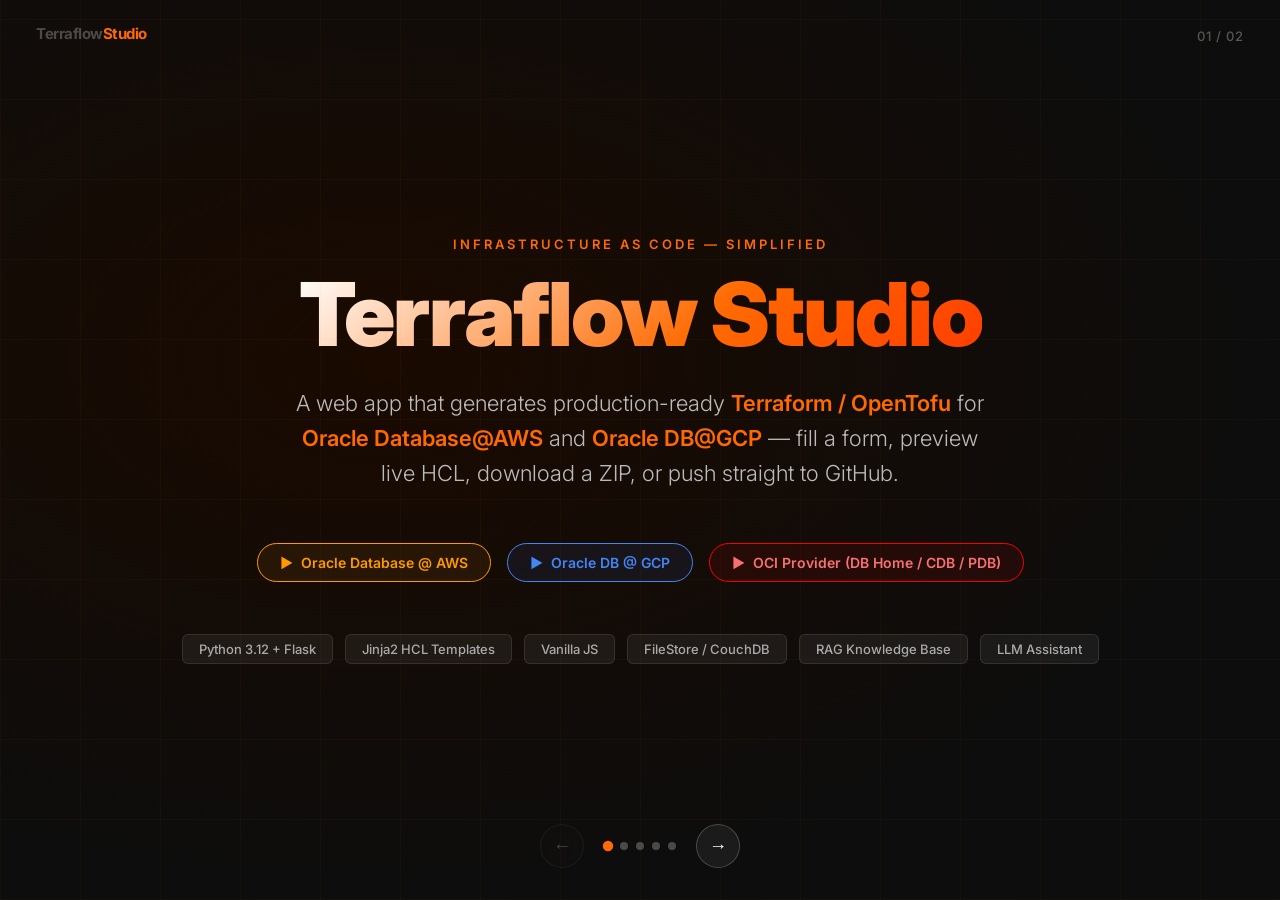
<file: presentation.html>
<!DOCTYPE html>
<html lang="en">
<head>
<meta charset="UTF-8" />
<meta name="viewport" content="width=device-width, initial-scale=1.0" />
<title>Terraflow Studio</title>
<style>
  @import url('https://fonts.googleapis.com/css2?family=Inter:wght@300;400;600;700;900&display=swap');

  *, *::before, *::after { box-sizing: border-box; margin: 0; padding: 0; }

  body {
    font-family: 'Inter', system-ui, sans-serif;
    background: #0d0d0d;
    color: #fff;
    height: 100vh;
    overflow: hidden;
    user-select: none;
  }

  .deck {
    width: 100vw;
    height: 100vh;
    position: relative;
  }

  /* ── SLIDE ─────────────────────────────────────────── */
  .slide {
    position: absolute;
    inset: 0;
    display: flex;
    flex-direction: column;
    justify-content: center;
    align-items: center;
    padding: 60px 80px;
    opacity: 0;
    pointer-events: none;
    transition: opacity 0.5s ease;
  }
  .slide.active {
    opacity: 1;
    pointer-events: all;
  }

  /* ── SLIDE 1 — hero ─────────────────────────────────── */
  #slide1 {
    background: radial-gradient(ellipse at 30% 40%, #1a0a00 0%, #0d0d0d 70%);
  }
  #slide1::before {
    content: '';
    position: absolute;
    inset: 0;
    background:
      repeating-linear-gradient(90deg, rgba(255,100,0,.04) 0 1px, transparent 1px 80px),
      repeating-linear-gradient(0deg,  rgba(255,100,0,.04) 0 1px, transparent 1px 80px);
    pointer-events: none;
  }

  .hero-eyebrow {
    font-size: 13px;
    font-weight: 600;
    letter-spacing: 3px;
    text-transform: uppercase;
    color: #ff6a00;
    margin-bottom: 18px;
  }

  .hero-title {
    font-size: clamp(52px, 7vw, 88px);
    font-weight: 900;
    line-height: 1;
    letter-spacing: -2px;
    background: linear-gradient(135deg, #fff 0%, #ff6a00 60%, #ff3d00 100%);
    -webkit-background-clip: text;
    -webkit-text-fill-color: transparent;
    background-clip: text;
    margin-bottom: 28px;
    text-align: center;
  }

  .hero-sub {
    font-size: clamp(16px, 2vw, 22px);
    font-weight: 300;
    color: #bbb;
    max-width: 700px;
    text-align: center;
    line-height: 1.6;
    margin-bottom: 52px;
  }

  .hero-sub strong { color: #ff6a00; font-weight: 600; }

  .cloud-badges {
    display: flex;
    gap: 16px;
    flex-wrap: wrap;
    justify-content: center;
    margin-bottom: 52px;
  }

  .badge {
    display: flex;
    align-items: center;
    gap: 8px;
    padding: 10px 22px;
    border-radius: 100px;
    font-size: 14px;
    font-weight: 600;
    border: 1.5px solid;
  }
  .badge.aws  { border-color: #ff9900; color: #ff9900; background: rgba(255,153,0,.08); }
  .badge.gcp  { border-color: #4285f4; color: #4285f4; background: rgba(66,133,244,.08); }
  .badge.oci  { border-color: #f80000; color: #f87070; background: rgba(248,0,0,.08); }

  .stack-row {
    display: flex;
    gap: 12px;
    flex-wrap: wrap;
    justify-content: center;
  }

  .pill {
    padding: 6px 16px;
    border-radius: 6px;
    font-size: 13px;
    font-weight: 500;
    background: rgba(255,255,255,.06);
    color: #aaa;
    border: 1px solid rgba(255,255,255,.1);
  }

  /* ── SLIDE 2 — features ─────────────────────────────── */
  #slide2 {
    background: radial-gradient(ellipse at 70% 60%, #00081a 0%, #0d0d0d 70%);
    align-items: flex-start;
  }
  #slide2::before {
    content: '';
    position: absolute;
    inset: 0;
    background:
      repeating-linear-gradient(90deg, rgba(66,133,244,.03) 0 1px, transparent 1px 80px),
      repeating-linear-gradient(0deg,  rgba(66,133,244,.03) 0 1px, transparent 1px 80px);
    pointer-events: none;
  }

  .s2-header {
    width: 100%;
    margin-bottom: 40px;
    position: relative;
  }
  .s2-eyebrow {
    font-size: 12px;
    font-weight: 600;
    letter-spacing: 3px;
    text-transform: uppercase;
    color: #4285f4;
    margin-bottom: 10px;
  }
  .s2-title {
    font-size: clamp(32px, 4vw, 52px);
    font-weight: 900;
    letter-spacing: -1.5px;
    background: linear-gradient(135deg, #fff 0%, #4285f4 100%);
    -webkit-background-clip: text;
    -webkit-text-fill-color: transparent;
    background-clip: text;
  }

  .features-grid {
    display: grid;
    grid-template-columns: repeat(3, 1fr);
    gap: 20px;
    width: 100%;
    position: relative;
  }

  .feat {
    background: rgba(255,255,255,.04);
    border: 1px solid rgba(255,255,255,.08);
    border-radius: 16px;
    padding: 28px 24px;
    position: relative;
    overflow: hidden;
    transition: border-color .3s, background .3s;
  }
  .feat:hover {
    border-color: rgba(255,255,255,.18);
    background: rgba(255,255,255,.07);
  }
  .feat::after {
    content: '';
    position: absolute;
    inset: 0;
    border-radius: 16px;
    background: var(--glow, transparent);
    opacity: 0;
    transition: opacity .3s;
  }
  .feat:hover::after { opacity: 1; }

  .feat.orange { --glow: radial-gradient(circle at top left, rgba(255,106,0,.12), transparent 60%); }
  .feat.blue   { --glow: radial-gradient(circle at top left, rgba(66,133,244,.12), transparent 60%); }
  .feat.green  { --glow: radial-gradient(circle at top left, rgba(52,199,89,.12), transparent 60%); }
  .feat.purple { --glow: radial-gradient(circle at top left, rgba(175,82,222,.12), transparent 60%); }
  .feat.teal   { --glow: radial-gradient(circle at top left, rgba(90,200,250,.12), transparent 60%); }
  .feat.red    { --glow: radial-gradient(circle at top left, rgba(248,80,50,.12), transparent 60%); }

  .feat-icon {
    font-size: 28px;
    margin-bottom: 14px;
    display: block;
  }
  .feat-title {
    font-size: 15px;
    font-weight: 700;
    margin-bottom: 8px;
    color: #fff;
  }
  .feat-desc {
    font-size: 13px;
    font-weight: 300;
    color: #888;
    line-height: 1.6;
  }
  .feat-desc strong { color: #bbb; font-weight: 500; }

  /* ── SLIDE 3 — modular terraform ───────────────────── */
  #slide3 {
    background: radial-gradient(ellipse at 20% 70%, #001a0a 0%, #0d0d0d 70%);
    align-items: flex-start;
  }
  #slide3::before {
    content: '';
    position: absolute;
    inset: 0;
    background:
      repeating-linear-gradient(90deg, rgba(52,199,89,.03) 0 1px, transparent 1px 80px),
      repeating-linear-gradient(0deg,  rgba(52,199,89,.03) 0 1px, transparent 1px 80px);
    pointer-events: none;
  }

  .s3-header { width: 100%; margin-bottom: 32px; }
  .s3-eyebrow {
    font-size: 12px; font-weight: 600; letter-spacing: 3px;
    text-transform: uppercase; color: #34c759; margin-bottom: 10px;
  }
  .s3-title {
    font-size: clamp(30px, 3.8vw, 50px); font-weight: 900; letter-spacing: -1.5px;
    background: linear-gradient(135deg, #fff 0%, #34c759 100%);
    -webkit-background-clip: text; -webkit-text-fill-color: transparent; background-clip: text;
  }

  .mod-layout {
    display: grid;
    grid-template-columns: 1fr 1fr;
    gap: 24px;
    width: 100%;
  }

  /* left: file tree */
  .tree-panel {
    background: rgba(255,255,255,.03);
    border: 1px solid rgba(255,255,255,.08);
    border-radius: 16px;
    padding: 24px 28px;
    font-family: 'SF Mono', 'Fira Code', monospace;
  }
  .tree-panel-title {
    font-size: 11px; font-weight: 700; letter-spacing: 2px;
    text-transform: uppercase; color: #34c759; margin-bottom: 20px;
  }
  .tree { font-size: 13px; line-height: 2; color: #888; }
  .tree .dir  { color: #fff; font-weight: 600; }
  .tree .file { color: #aaa; }
  .tree .ann  { color: #34c759; font-size: 11px; font-style: italic; margin-left: 6px; }
  .tree .indent1 { padding-left: 20px; }
  .tree .indent2 { padding-left: 40px; }

  /* right: principle cards */
  .principles { display: flex; flex-direction: column; gap: 14px; }

  .prin {
    display: flex; align-items: flex-start; gap: 16px;
    background: rgba(255,255,255,.04);
    border: 1px solid rgba(255,255,255,.08);
    border-radius: 12px;
    padding: 18px 20px;
    transition: border-color .3s;
  }
  .prin:hover { border-color: rgba(52,199,89,.3); }
  .prin-icon { font-size: 22px; flex-shrink: 0; margin-top: 2px; }
  .prin-body { flex: 1; }
  .prin-title { font-size: 14px; font-weight: 700; color: #fff; margin-bottom: 4px; }
  .prin-desc  { font-size: 12.5px; font-weight: 300; color: #777; line-height: 1.55; }
  .prin-desc strong { color: #aaa; font-weight: 500; }

  /* ── SLIDE 4 — CloudFormation ───────────────────────── */
  #slide4 {
    background: radial-gradient(ellipse at 60% 30%, #0d0a00 0%, #0d0d0d 70%);
    align-items: flex-start;
  }
  #slide4::before {
    content: '';
    position: absolute;
    inset: 0;
    background:
      repeating-linear-gradient(90deg, rgba(255,153,0,.03) 0 1px, transparent 1px 80px),
      repeating-linear-gradient(0deg,  rgba(255,153,0,.03) 0 1px, transparent 1px 80px);
    pointer-events: none;
  }

  .s4-header { width: 100%; margin-bottom: 28px; }
  .s4-eyebrow {
    font-size: 12px; font-weight: 600; letter-spacing: 3px;
    text-transform: uppercase; color: #ff9900; margin-bottom: 10px;
  }
  .s4-title {
    font-size: clamp(28px, 3.6vw, 48px); font-weight: 900; letter-spacing: -1.5px;
    background: linear-gradient(135deg, #fff 0%, #ff9900 100%);
    -webkit-background-clip: text; -webkit-text-fill-color: transparent; background-clip: text;
  }
  .s4-sub {
    margin-top: 8px; font-size: 14px; color: #666; font-weight: 300;
  }

  .cfn-layout {
    display: grid;
    grid-template-columns: 1.1fr 0.9fr;
    gap: 24px;
    width: 100%;
  }

  /* yaml preview panel */
  .yaml-panel {
    background: #111;
    border: 1px solid rgba(255,153,0,.2);
    border-radius: 16px;
    padding: 0;
    overflow: hidden;
    display: flex;
    flex-direction: column;
  }
  .yaml-titlebar {
    background: rgba(255,153,0,.1);
    border-bottom: 1px solid rgba(255,153,0,.15);
    padding: 10px 18px;
    font-size: 11px; font-weight: 700; letter-spacing: 2px;
    text-transform: uppercase; color: #ff9900;
    display: flex; align-items: center; gap: 8px;
  }
  .yaml-dot { width: 8px; height: 8px; border-radius: 50%; }
  .yaml-body {
    padding: 18px 22px;
    font-family: 'SF Mono', 'Fira Code', monospace;
    font-size: 12px;
    line-height: 1.9;
    flex: 1;
    overflow: hidden;
  }
  .y-comment { color: #555; }
  .y-key     { color: #79c0ff; }
  .y-type    { color: #ff9900; font-weight: 600; }
  .y-str     { color: #a8d8a8; }
  .y-fn      { color: #d2a8ff; font-style: italic; }
  .y-indent1 { padding-left: 16px; }
  .y-indent2 { padding-left: 32px; }
  .y-indent3 { padding-left: 48px; }

  /* right: feature list */
  .cfn-feats { display: flex; flex-direction: column; gap: 13px; }

  .cfn-feat {
    display: flex; align-items: flex-start; gap: 14px;
    background: rgba(255,255,255,.04);
    border: 1px solid rgba(255,255,255,.08);
    border-radius: 12px;
    padding: 16px 18px;
    transition: border-color .3s;
  }
  .cfn-feat:hover { border-color: rgba(255,153,0,.3); }
  .cfn-icon { font-size: 20px; flex-shrink: 0; margin-top: 1px; }
  .cfn-body { flex: 1; }
  .cfn-title { font-size: 13.5px; font-weight: 700; color: #fff; margin-bottom: 3px; }
  .cfn-desc  { font-size: 12px; font-weight: 300; color: #777; line-height: 1.55; }
  .cfn-desc strong { color: #aaa; font-weight: 500; }

  .resource-chips {
    display: flex; flex-wrap: wrap; gap: 7px; margin-top: 14px;
  }
  .chip {
    padding: 4px 12px;
    border-radius: 20px;
    font-size: 11px; font-weight: 600;
    background: rgba(255,153,0,.1);
    border: 1px solid rgba(255,153,0,.25);
    color: #ff9900;
    font-family: 'SF Mono', 'Fira Code', monospace;
  }

  /* ── SLIDE 5 — validation & fmt ────────────────────── */
  #slide5 {
    background: radial-gradient(ellipse at 50% 20%, #0a001a 0%, #0d0d0d 70%);
    align-items: flex-start;
  }
  #slide5::before {
    content: '';
    position: absolute;
    inset: 0;
    background:
      repeating-linear-gradient(90deg, rgba(175,82,222,.03) 0 1px, transparent 1px 80px),
      repeating-linear-gradient(0deg,  rgba(175,82,222,.03) 0 1px, transparent 1px 80px);
    pointer-events: none;
  }

  .s5-header { width: 100%; margin-bottom: 26px; }
  .s5-eyebrow {
    font-size: 12px; font-weight: 600; letter-spacing: 3px;
    text-transform: uppercase; color: #af52de; margin-bottom: 10px;
  }
  .s5-title {
    font-size: clamp(28px, 3.6vw, 48px); font-weight: 900; letter-spacing: -1.5px;
    background: linear-gradient(135deg, #fff 0%, #af52de 100%);
    -webkit-background-clip: text; -webkit-text-fill-color: transparent; background-clip: text;
  }
  .s5-sub { margin-top: 8px; font-size: 14px; color: #666; font-weight: 300; }

  .val-layout {
    display: grid;
    grid-template-columns: 1fr 1fr;
    gap: 20px;
    width: 100%;
  }

  /* pipeline column */
  .pipeline { display: flex; flex-direction: column; gap: 0; }

  .pipe-step {
    display: flex;
    gap: 16px;
    align-items: flex-start;
    position: relative;
    padding-bottom: 6px;
  }
  .pipe-step:not(:last-child)::after {
    content: '';
    position: absolute;
    left: 19px;
    top: 44px;
    bottom: -6px;
    width: 2px;
    background: linear-gradient(to bottom, rgba(175,82,222,.4), rgba(175,82,222,.1));
  }

  .pipe-num {
    width: 40px; height: 40px;
    border-radius: 50%;
    background: rgba(175,82,222,.15);
    border: 1.5px solid rgba(175,82,222,.4);
    color: #af52de;
    font-size: 13px; font-weight: 800;
    display: flex; align-items: center; justify-content: center;
    flex-shrink: 0;
  }
  .pipe-body { padding-top: 6px; padding-bottom: 18px; }
  .pipe-title { font-size: 14px; font-weight: 700; color: #fff; margin-bottom: 4px; }
  .pipe-desc  { font-size: 12px; font-weight: 300; color: #777; line-height: 1.55; }
  .pipe-desc strong { color: #aaa; font-weight: 500; }
  .pipe-tags  { display: flex; gap: 6px; flex-wrap: wrap; margin-top: 7px; }
  .pipe-tag {
    font-family: 'SF Mono','Fira Code',monospace;
    font-size: 10.5px; font-weight: 600;
    padding: 2px 10px; border-radius: 4px;
    background: rgba(175,82,222,.12);
    border: 1px solid rgba(175,82,222,.25);
    color: #c77dff;
  }
  .pipe-tag.green {
    background: rgba(52,199,89,.1); border-color: rgba(52,199,89,.25); color: #34c759;
  }
  .pipe-tag.blue {
    background: rgba(66,133,244,.1); border-color: rgba(66,133,244,.25); color: #79c0ff;
  }

  /* checks panel */
  .checks-panel {
    background: rgba(255,255,255,.03);
    border: 1px solid rgba(175,82,222,.2);
    border-radius: 16px;
    padding: 22px 24px;
    display: flex; flex-direction: column; gap: 10px;
  }
  .checks-title {
    font-size: 11px; font-weight: 700; letter-spacing: 2px;
    text-transform: uppercase; color: #af52de; margin-bottom: 8px;
  }
  .check-row {
    display: flex; align-items: center; gap: 12px;
    padding: 10px 14px;
    background: rgba(255,255,255,.03);
    border: 1px solid rgba(255,255,255,.07);
    border-radius: 9px;
  }
  .check-icon { font-size: 16px; flex-shrink: 0; }
  .check-label { font-size: 13px; font-weight: 600; color: #ddd; flex: 1; }
  .check-detail { font-size: 11px; color: #555; font-family: 'SF Mono','Fira Code',monospace; }
  .pass-badge {
    font-size: 10px; font-weight: 700; padding: 2px 8px;
    border-radius: 4px; background: rgba(52,199,89,.15);
    color: #34c759; border: 1px solid rgba(52,199,89,.3);
    flex-shrink: 0;
  }

  /* ── NAV ────────────────────────────────────────────── */
  .nav {
    position: fixed;
    bottom: 32px;
    left: 50%;
    transform: translateX(-50%);
    display: flex;
    align-items: center;
    gap: 20px;
    z-index: 100;
  }

  .nav-btn {
    width: 44px; height: 44px;
    border-radius: 50%;
    border: 1.5px solid rgba(255,255,255,.2);
    background: rgba(255,255,255,.06);
    color: #fff;
    font-size: 18px;
    cursor: pointer;
    display: flex; align-items: center; justify-content: center;
    transition: background .2s, border-color .2s;
    backdrop-filter: blur(8px);
  }
  .nav-btn:hover { background: rgba(255,255,255,.14); border-color: rgba(255,255,255,.4); }
  .nav-btn:disabled { opacity: .25; cursor: default; }

  .dots { display: flex; gap: 8px; }
  .dot {
    width: 8px; height: 8px; border-radius: 50%;
    background: rgba(255,255,255,.25);
    transition: background .3s, transform .3s;
  }
  .dot.active { background: #ff6a00; transform: scale(1.3); }

  /* slide counter */
  .counter {
    position: fixed;
    top: 28px; right: 36px;
    font-size: 13px; font-weight: 500;
    color: rgba(255,255,255,.3);
    letter-spacing: 1px;
    z-index: 100;
  }

  /* logo watermark */
  .logo-mark {
    position: fixed;
    top: 24px; left: 36px;
    font-size: 15px; font-weight: 700;
    color: rgba(255,255,255,.25);
    letter-spacing: -0.5px;
    z-index: 100;
  }
  .logo-mark span { color: #ff6a00; }
</style>
</head>
<body>

<div class="logo-mark">Terraflow<span>Studio</span></div>
<div class="counter" id="counter">01 / 02</div>

<div class="deck">

  <!-- ══ SLIDE 1 ══════════════════════════════════════ -->
  <section class="slide active" id="slide1">
    <p class="hero-eyebrow">Infrastructure as Code — Simplified</p>
    <h1 class="hero-title">Terraflow Studio</h1>
    <p class="hero-sub">
      A web app that generates production-ready
      <strong>Terraform / OpenTofu</strong> for
      <strong>Oracle Database@AWS</strong> and <strong>Oracle DB@GCP</strong> —
      fill a form, preview live HCL, download a ZIP, or push straight to GitHub.
    </p>

    <div class="cloud-badges">
      <div class="badge aws">&#9654;&nbsp; Oracle Database @ AWS</div>
      <div class="badge gcp">&#9654;&nbsp; Oracle DB @ GCP</div>
      <div class="badge oci">&#9654;&nbsp; OCI Provider (DB Home / CDB / PDB)</div>
    </div>

    <div class="stack-row">
      <div class="pill">Python 3.12 + Flask</div>
      <div class="pill">Jinja2 HCL Templates</div>
      <div class="pill">Vanilla JS</div>
      <div class="pill">FileStore / CouchDB</div>
      <div class="pill">RAG Knowledge Base</div>
      <div class="pill">LLM Assistant</div>
    </div>
  </section>

  <!-- ══ SLIDE 2 ══════════════════════════════════════ -->
  <section class="slide" id="slide2">
    <div class="s2-header">
      <p class="s2-eyebrow">Capabilities</p>
      <h2 class="s2-title">Key Features</h2>
    </div>

    <div class="features-grid">

      <div class="feat orange">
        <span class="feat-icon">&#9889;</span>
        <div class="feat-title">Live HCL Preview</div>
        <div class="feat-desc">
          Real-time Terraform output as you fill the form —
          <strong>no page reload</strong>. Every field change instantly renders
          valid, modular HCL.
        </div>
      </div>

      <div class="feat blue">
        <span class="feat-icon">&#129302;</span>
        <div class="feat-title">LLM Assistant</div>
        <div class="feat-desc">
          Ask questions or auto-fill forms via <strong>Anthropic, OpenAI,
          Gemini, or Ollama</strong>. Pluggable provider adapter in
          <code>llm.py</code>.
        </div>
      </div>

      <div class="feat green">
        <span class="feat-icon">&#128218;</span>
        <div class="feat-title">RAG Knowledge Base</div>
        <div class="feat-desc">
          <strong>ChromaDB</strong> (semantic) or <strong>BM25</strong>
          (lexical) retrieval over 8 curated markdown docs —
          AWS &amp; GCP networking, ODB architecture.
        </div>
      </div>

      <div class="feat purple">
        <span class="feat-icon">&#128008;</span>
        <div class="feat-title">GitHub Push</div>
        <div class="feat-desc">
          One-click push of generated Terraform to any GitHub repo via
          the <strong>Contents API</strong> — configurable branch and
          base path.
        </div>
      </div>

      <div class="feat teal">
        <span class="feat-icon">&#128230;</span>
        <div class="feat-title">ZIP Download</div>
        <div class="feat-desc">
          Download a fully structured Terraform project as a
          <strong>.zip archive</strong>, ready to <code>terraform init</code>
          and apply.
        </div>
      </div>

      <div class="feat red">
        <span class="feat-icon">&#9729;</span>
        <div class="feat-title">Multi-Cloud Resources</div>
        <div class="feat-desc">
          Covers <strong>6 AWS ODB resource types</strong> (ODB Network,
          Exadata Infra, Peering, VM Cluster, AVMC, OCI DB) and
          <strong>3 GCP types</strong>.
        </div>
      </div>

    </div>
  </section>


  <!-- ══ SLIDE 3 ══════════════════════════════════════ -->
  <section class="slide" id="slide3">
    <div class="s3-header">
      <p class="s3-eyebrow">Architecture</p>
      <h2 class="s3-title">Modular Terraform Output</h2>
    </div>

    <div class="mod-layout">

      <!-- FILE TREE -->
      <div class="tree-panel">
        <div class="tree-panel-title">Generated Project Structure</div>
        <div class="tree">
          <div class="dir">terraform/</div>
          <div class="indent1 dir">aws_odb_network/ <span class="ann">&#10003; one dir per resource</span></div>
          <div class="indent2 file">main.tf</div>
          <div class="indent2 file">variables.tf</div>
          <div class="indent2 file">outputs.tf</div>
          <div class="indent2 file">terraform.tfvars</div>
          <div class="indent1 dir">aws_exadata_infra/</div>
          <div class="indent2 file">main.tf &nbsp;· variables.tf &nbsp;· outputs.tf</div>
          <div class="indent1 dir">aws_vm_cluster/</div>
          <div class="indent2 file">main.tf &nbsp;· variables.tf &nbsp;· outputs.tf</div>
          <div class="indent1 dir">aws_peering/ &nbsp;· aws_avmcluster/</div>
          <div class="indent1 dir">oci_db_home/ &nbsp;· oci_cdb/ &nbsp;· oci_pdb/</div>
          <div class="indent1 dir">gcp_odb_network/ &nbsp;· gcp_exadb_infra/</div>
          <div class="indent1 dir">gcp_exadb_vm_cluster/</div>
          <div class="indent1 file" style="margin-top:8px;">root.tf <span class="ann">&#10003; stitches all modules</span></div>
        </div>
      </div>

      <!-- PRINCIPLES -->
      <div class="principles">

        <div class="prin">
          <span class="prin-icon">&#129693;</span>
          <div class="prin-body">
            <div class="prin-title">One Module per Resource Type</div>
            <div class="prin-desc">Each ODB resource gets its own directory with
              <strong>main.tf, variables.tf, outputs.tf,</strong> and
              <strong>terraform.tfvars</strong> — deploy any subset independently.</div>
          </div>
        </div>

        <div class="prin">
          <span class="prin-icon">&#128274;</span>
          <div class="prin-body">
            <div class="prin-title">No Hardcoded Secrets</div>
            <div class="prin-desc">All sensitive values use
              <strong>sensitive&nbsp;=&nbsp;true</strong> variable declarations.
              Credentials stay in <strong>.tfvars</strong>, never in templates.</div>
          </div>
        </div>

        <div class="prin">
          <span class="prin-icon">&#128257;</span>
          <div class="prin-body">
            <div class="prin-title">Cross-Module References</div>
            <div class="prin-desc">The root module wires resources together using
              <strong>module outputs</strong> — e.g. VM Cluster references
              the Exadata Infra ID automatically.</div>
          </div>
        </div>

        <div class="prin">
          <span class="prin-icon">&#127981;</span>
          <div class="prin-body">
            <div class="prin-title">Jinja2 Template Engine</div>
            <div class="prin-desc">HCL is rendered from
              <strong>templates/tf/</strong> via Jinja2 — logic stays in Python,
              keeping templates clean and auditable.</div>
          </div>
        </div>

        <div class="prin" style="border-color: rgba(52,199,89,.25); background: rgba(52,199,89,.05);">
          <span class="prin-icon">&#9881;</span>
          <div class="prin-body">
            <div class="prin-title" style="color: #34c759;">Autowired Dependencies</div>
            <div class="prin-desc">The root module <strong>automatically resolves</strong>
              inter-resource references — VM Cluster receives the Exadata Infra ID,
              OCI DB Home receives the VM Cluster ID, and Peering receives the ODB Network ID,
              all via <strong>module.&lt;name&gt;.&lt;output&gt;</strong> — no manual wiring needed.</div>
          </div>
        </div>

      </div>
    </div>
  </section>


  <!-- ══ SLIDE 4 ══════════════════════════════════════ -->
  <section class="slide" id="slide4">
    <div class="s4-header">
      <p class="s4-eyebrow">AWS Native IaC</p>
      <h2 class="s4-title">CloudFormation Support — ODB@AWS</h2>
      <p class="s4-sub">Switch from Terraform to CFN in one click — same form, same data, different output format.</p>
    </div>

    <div class="cfn-layout">

      <!-- YAML PREVIEW -->
      <div class="yaml-panel">
        <div class="yaml-titlebar">
          <div class="yaml-dot" style="background:#ff5f57"></div>
          <div class="yaml-dot" style="background:#febc2e"></div>
          <div class="yaml-dot" style="background:#28c840"></div>
          &nbsp; odb-stack.yaml
        </div>
        <div class="yaml-body">
          <div class="y-comment"># Generated by Terraflow Studio</div>
          <div><span class="y-key">AWSTemplateFormatVersion:</span> <span class="y-str">"2010-09-09"</span></div>
          <div><span class="y-key">Description:</span> <span class="y-str">Oracle Database @ AWS — ODB Stack</span></div>
          <div>&nbsp;</div>
          <div><span class="y-key">Resources:</span></div>
          <div class="y-indent1"><span class="y-key">ProdOdbNetwork:</span></div>
          <div class="y-indent2"><span class="y-key">Type:</span> <span class="y-type">AWS::ODB::OdbNetwork</span></div>
          <div class="y-indent2"><span class="y-key">Properties:</span></div>
          <div class="y-indent3"><span class="y-key">DisplayName:</span> <span class="y-str">prod-odb-net</span></div>
          <div class="y-indent3"><span class="y-key">ClientSubnetCidr:</span> <span class="y-str">10.0.0.0/24</span></div>
          <div class="y-indent3"><span class="y-key">S3Access:</span> <span class="y-str">ENABLED</span></div>
          <div>&nbsp;</div>
          <div class="y-indent1"><span class="y-key">ProdExadataInfra:</span></div>
          <div class="y-indent2"><span class="y-key">Type:</span> <span class="y-type">AWS::ODB::CloudExadataInfrastructure</span></div>
          <div class="y-indent2"><span class="y-key">Properties:</span></div>
          <div class="y-indent3"><span class="y-key">DisplayName:</span> <span class="y-str">prod-exadata</span></div>
          <div class="y-indent3"><span class="y-key">Shape:</span> <span class="y-str">Exadata.X9M</span></div>
          <div>&nbsp;</div>
          <div class="y-indent1"><span class="y-key">ProdVmCluster:</span></div>
          <div class="y-indent2"><span class="y-key">Type:</span> <span class="y-type">AWS::ODB::CloudVmCluster</span></div>
          <div class="y-indent2"><span class="y-key">Properties:</span></div>
          <div class="y-indent3"><span class="y-key">OdbNetworkId:</span> <span class="y-fn">!GetAtt ProdOdbNetwork.OdbNetworkId</span></div>
          <div class="y-indent3"><span class="y-key">CloudExadataInfrastructureId:</span> <span class="y-fn">!GetAtt ProdExadataInfra.Id</span></div>
        </div>
      </div>

      <!-- FEATURE LIST -->
      <div class="cfn-feats">

        <div class="cfn-feat">
          <span class="cfn-icon">&#128260;</span>
          <div class="cfn-body">
            <div class="cfn-title">One-Click Tool Switch</div>
            <div class="cfn-desc">The toolbar's <strong>CloudFormation button</strong> switches output mode — download becomes
              <strong>odb-stack.yaml</strong> instead of a ZIP, with CFN syntax highlighting.</div>
          </div>
        </div>

        <div class="cfn-feat">
          <span class="cfn-icon">&#128279;</span>
          <div class="cfn-body">
            <div class="cfn-title">Auto !GetAtt Wiring</div>
            <div class="cfn-desc">VM Cluster and Peering resources automatically reference upstream IDs via
              <strong>!GetAtt</strong> intrinsics — no manual ARN copy-paste.</div>
          </div>
        </div>

        <div class="cfn-feat">
          <span class="cfn-icon">&#128221;</span>
          <div class="cfn-body">
            <div class="cfn-title">Single-File Stack</div>
            <div class="cfn-desc">All resources emit into <strong>one consolidated YAML</strong> — deploy the entire
              ODB environment with a single <code>aws cloudformation deploy</code>.</div>
          </div>
        </div>

        <div class="cfn-feat">
          <span class="cfn-icon">&#128736;</span>
          <div class="cfn-body">
            <div class="cfn-title">Supported Resource Types</div>
            <div class="cfn-desc">All five ODB resource types covered:</div>
            <div class="resource-chips">
              <span class="chip">AWS::ODB::OdbNetwork</span>
              <span class="chip">AWS::ODB::CloudExadataInfrastructure</span>
              <span class="chip">AWS::ODB::OdbNetworkPeeringConnection</span>
              <span class="chip">AWS::ODB::CloudVmCluster</span>
              <span class="chip">AWS::ODB::CloudAutonomousVmCluster</span>
            </div>
          </div>
        </div>

      </div>
    </div>
  </section>


  <!-- ══ SLIDE 5 ══════════════════════════════════════ -->
  <section class="slide" id="slide5">
    <div class="s5-header">
      <p class="s5-eyebrow">Quality Gates</p>
      <h2 class="s5-title">Terraform Validation &amp; Format</h2>
      <p class="s5-sub">Three-layer quality pipeline — form → schema → real Terraform CLI — before a single file is written.</p>
    </div>

    <div class="val-layout">

      <!-- PIPELINE -->
      <div class="pipeline">

        <div class="pipe-step">
          <div class="pipe-num">1</div>
          <div class="pipe-body">
            <div class="pipe-title">Form-Level Validation &nbsp;<code style="font-size:11px;color:#555">/api/validate</code></div>
            <div class="pipe-desc">Every field is validated on submit —
              <strong>CIDR format, required fields, enum values</strong>.
              Errors surface inline per tab before any HCL is generated.</div>
            <div class="pipe-tags">
              <span class="pipe-tag blue">CIDR check</span>
              <span class="pipe-tag blue">required fields</span>
              <span class="pipe-tag blue">enum values</span>
              <span class="pipe-tag blue">cross-field deps</span>
            </div>
          </div>
        </div>

        <div class="pipe-step">
          <div class="pipe-num">2</div>
          <div class="pipe-body">
            <div class="pipe-title">Schema Validation &nbsp;<code style="font-size:11px;color:#555">/api/tf-validate</code></div>
            <div class="pipe-desc">
              <strong>tf_validator.py</strong> simulates <code>terraform validate</code>
              without needing the Terraform binary — checks HCL structure, provider
              blocks, resource schemas, variable refs, output refs, and
              cross-module wiring.</div>
            <div class="pipe-tags">
              <span class="pipe-tag">HCL syntax</span>
              <span class="pipe-tag">provider block</span>
              <span class="pipe-tag">resource schema</span>
              <span class="pipe-tag">var.* refs</span>
              <span class="pipe-tag">module outputs</span>
            </div>
          </div>
        </div>

        <div class="pipe-step">
          <div class="pipe-num">3</div>
          <div class="pipe-body">
            <div class="pipe-title">Terraform / OpenTofu CLI &nbsp;<code style="font-size:11px;color:#555">terraform fmt &amp; validate</code></div>
            <div class="pipe-desc">When the binary is available (env-var, PATH, or
              common install paths), the app runs the real
              <strong>terraform fmt</strong> and <strong>terraform validate</strong>
              — canonical HCL formatting and full provider-schema validation.</div>
            <div class="pipe-tags">
              <span class="pipe-tag green">terraform fmt</span>
              <span class="pipe-tag green">terraform validate</span>
              <span class="pipe-tag green">tofu fmt</span>
              <span class="pipe-tag green">tofu validate</span>
            </div>
          </div>
        </div>

      </div>

      <!-- CHECKS PANEL -->
      <div class="checks-panel">
        <div class="checks-title">&#128269; tf_validator.py — 7 Check Categories</div>

        <div class="check-row">
          <span class="check-icon">&#128196;</span>
          <span class="check-label">HCL Syntax</span>
          <span class="check-detail">braces · brackets balanced</span>
          <span class="pass-badge">PASS</span>
        </div>

        <div class="check-row">
          <span class="check-icon">&#128268;</span>
          <span class="check-label">Provider Block</span>
          <span class="check-detail">required_providers · version</span>
          <span class="pass-badge">PASS</span>
        </div>

        <div class="check-row">
          <span class="check-icon">&#128736;</span>
          <span class="check-label">Resource Schema</span>
          <span class="check-detail">AWS &amp; GCP ODB schemas</span>
          <span class="pass-badge">PASS</span>
        </div>

        <div class="check-row">
          <span class="check-icon">&#128290;</span>
          <span class="check-label">Variable References</span>
          <span class="check-detail">var.* → variables.tf</span>
          <span class="pass-badge">PASS</span>
        </div>

        <div class="check-row">
          <span class="check-icon">&#128228;</span>
          <span class="check-label">Output References</span>
          <span class="check-detail">output → resource attr</span>
          <span class="pass-badge">PASS</span>
        </div>

        <div class="check-row">
          <span class="check-icon">&#128193;</span>
          <span class="check-label">Module Paths</span>
          <span class="check-detail">./modules/&lt;name&gt; exists</span>
          <span class="pass-badge">PASS</span>
        </div>

        <div class="check-row">
          <span class="check-icon">&#128257;</span>
          <span class="check-label">Cross-Module Refs</span>
          <span class="check-detail">module.&lt;n&gt;.&lt;out&gt; resolvable</span>
          <span class="pass-badge">PASS</span>
        </div>
      </div>

    </div>
  </section>

</div><!-- /deck -->

<!-- ── NAVIGATION ──────────────────────────────────── -->
<nav class="nav">
  <button class="nav-btn" id="prev" onclick="go(-1)" disabled>&#8592;</button>
  <div class="dots">
    <div class="dot active" onclick="go(0, true)"></div>
    <div class="dot"        onclick="go(1, true)"></div>
    <div class="dot"        onclick="go(2, true)"></div>
    <div class="dot"        onclick="go(3, true)"></div>
    <div class="dot"        onclick="go(4, true)"></div>
  </div>
  <button class="nav-btn" id="next" onclick="go(1)">&#8594;</button>
</nav>

<script>
  const slides = document.querySelectorAll('.slide');
  const dots   = document.querySelectorAll('.dot');
  const counter = document.getElementById('counter');
  const prevBtn = document.getElementById('prev');
  const nextBtn = document.getElementById('next');
  let cur = 0;

  function show(n) {
    slides[cur].classList.remove('active');
    dots[cur].classList.remove('active');
    cur = Math.max(0, Math.min(n, slides.length - 1));
    slides[cur].classList.add('active');
    dots[cur].classList.add('active');
    counter.textContent = String(cur + 1).padStart(2, '0') + ' / ' + String(slides.length).padStart(2, '0');
    prevBtn.disabled = cur === 0;
    nextBtn.disabled = cur === slides.length - 1;
  }

  function go(delta, absolute) {
    show(absolute ? delta : cur + delta);
  }

  document.addEventListener('keydown', e => {
    if (e.key === 'ArrowRight' || e.key === 'ArrowDown')  go(1);
    if (e.key === 'ArrowLeft'  || e.key === 'ArrowUp')    go(-1);
  });
</script>

</body>
</html>
</file>
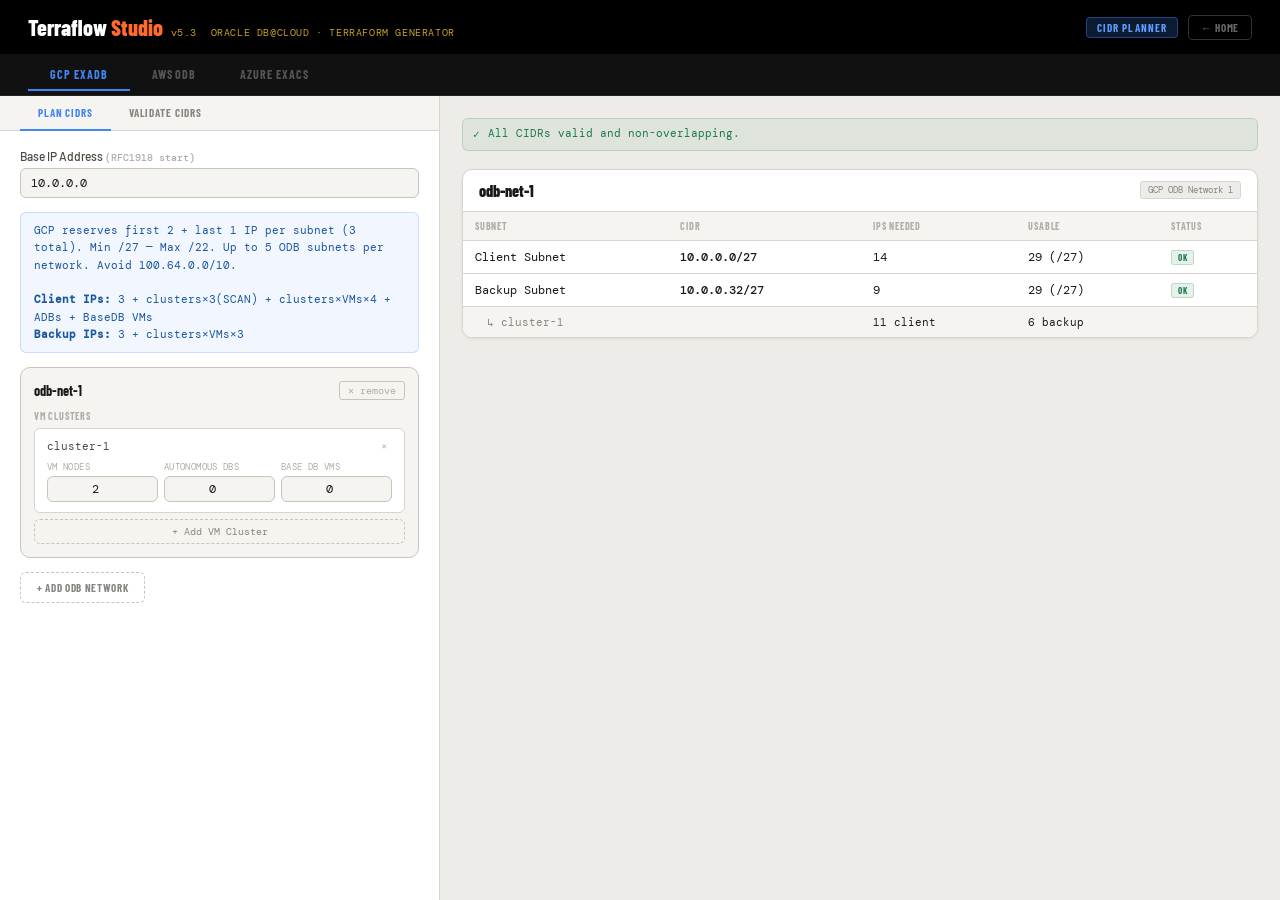
<file: templates/cidr.html>
<!DOCTYPE html>
<html lang="en">
<head>
<meta charset="UTF-8">
<meta name="viewport" content="width=device-width, initial-scale=1.0">
<title>CIDR Planner — Terraflow Studio</title>
<link rel="preconnect" href="https://fonts.googleapis.com">
<link href="https://fonts.googleapis.com/css2?family=Barlow+Condensed:wght@400;600;700;800&family=DM+Mono:ital,wght@0,400;0,500;1,400&family=Barlow:wght@400;500&display=swap" rel="stylesheet">
<style>
:root{
  --white:#ffffff;--off:#f5f4f1;--off2:#eeece8;--line:#d8d5cf;--line2:#c8c4bc;
  --ink:#1a1916;--ink2:#4a4840;--ink3:#888480;--ink4:#b0ada8;
  --orange:#e8500a;--orange2:#ff6b2b;
  --green:#1a7a4a;--red:#c0392b;
  --gcp:#4285F4;--aws:#e8500a;--azure:#1B7F4F;
  --radius:6px;--radius-lg:10px;
  --shadow-sm:0 1px 3px rgba(0,0,0,0.07);
  --font-d:'Barlow Condensed',sans-serif;--font-b:'Barlow',sans-serif;--font-m:'DM Mono',monospace;
  --accent:#4285F4;
}
*,*::before,*::after{box-sizing:border-box;margin:0;padding:0;}
html{font-size:14px;}
body{background:var(--off);color:var(--ink);font-family:var(--font-b);height:100vh;overflow:hidden;display:flex;flex-direction:column;}
header{background:#000000;padding:0 28px;height:54px;display:flex;align-items:center;justify-content:space-between;flex-shrink:0;box-shadow:0 2px 16px rgba(0,0,0,0.45);}
.logo{display:flex;align-items:baseline;gap:14px;cursor:pointer;color:inherit;}
.logo-name{font-family:var(--font-d);font-weight:800;font-size:22px;color:var(--white);line-height:1;}
.logo-name .ac{color:#ff6b2b;}
.logo-sub{font-family:var(--font-m);font-size:10px;color:#555;letter-spacing:.06em;text-transform:uppercase;}
.hdr-right{display:flex;align-items:center;gap:10px;}
.tool-badge{font-family:var(--font-d);font-weight:700;font-size:11px;letter-spacing:.1em;text-transform:uppercase;background:rgba(66,133,244,0.2);color:#5a9cff;border:1px solid rgba(66,133,244,0.4);border-radius:4px;padding:3px 10px;}
.nav-btn{font-family:var(--font-d);font-weight:700;font-size:11px;letter-spacing:.06em;text-transform:uppercase;color:#666;text-decoration:none;padding:5px 12px;border:1px solid #333;border-radius:4px;transition:all .15s;}
.nav-btn:hover{color:#aaa;border-color:#555;}
.cloud-bar{background:#111;border-bottom:1px solid #222;padding:0 28px;display:flex;align-items:center;height:42px;flex-shrink:0;}
.cld-btn{font-family:var(--font-d);font-weight:700;font-size:12px;letter-spacing:.08em;text-transform:uppercase;padding:8px 22px;cursor:pointer;color:#555;border:none;background:transparent;transition:all .15s;border-bottom:2px solid transparent;margin-bottom:-1px;}
.cld-btn.sel-gcp{color:#4285F4;border-bottom-color:#4285F4;}
.cld-btn.sel-aws{color:#ff6b2b;border-bottom-color:#ff6b2b;}
.cld-btn.sel-azure{color:#29a36a;border-bottom-color:#29a36a;}
.cld-btn:hover:not(.sel-gcp):not(.sel-aws):not(.sel-azure){color:#999;}
.main-layout{flex:1;display:grid;grid-template-columns:440px 1fr;overflow:hidden;min-height:0;}
.inputs-panel{background:var(--white);border-right:1.5px solid var(--line);display:flex;flex-direction:column;overflow:hidden;}
.cloud-panel{display:none;flex-direction:column;overflow:hidden;flex:1;}
.cloud-panel.active{display:flex;}
.mode-bar{display:flex;border-bottom:1px solid var(--line);padding:0 20px;background:var(--off);flex-shrink:0;}
.mode-btn{font-family:var(--font-d);font-weight:700;font-size:11px;letter-spacing:.08em;text-transform:uppercase;padding:10px 18px;cursor:pointer;color:var(--ink3);border:none;background:transparent;border-bottom:2px solid transparent;margin-bottom:-1px;transition:all .15s;}
.mode-btn.active{color:var(--accent);border-bottom-color:var(--accent);}
.form-body{flex:1;overflow-y:auto;padding:18px 20px;display:flex;flex-direction:column;gap:14px;}
.form-body.hidden{display:none;}
.field-row{display:flex;flex-direction:column;gap:4px;}
.field-label{font-family:var(--font-b);font-size:12px;color:var(--ink2);font-weight:500;}
.field-input{font-family:var(--font-m);font-size:12px;background:var(--off);border:1.5px solid var(--line2);border-radius:var(--radius);color:var(--ink);padding:6px 10px;outline:none;transition:border-color .15s;width:100%;}
.field-input:focus{border-color:var(--accent);}
.info-note{border-radius:var(--radius);padding:9px 13px;font-family:var(--font-m);font-size:10.5px;line-height:1.65;}
.info-note.blue{background:rgba(66,133,244,0.07);border:1px solid rgba(66,133,244,0.22);color:#1a56a0;}
.info-note.orange{background:rgba(232,80,10,0.07);border:1px solid rgba(232,80,10,0.22);color:#a03808;}
.info-note.green{background:rgba(27,127,79,0.07);border:1px solid rgba(27,127,79,0.22);color:#155f3a;}
.net-card{background:var(--off);border:1.5px solid var(--line2);border-radius:var(--radius-lg);padding:13px;display:flex;flex-direction:column;gap:10px;}
.net-card-header{display:flex;align-items:center;gap:8px;}
.net-name-input{flex:1;font-family:var(--font-d);font-weight:700;font-size:14px;color:var(--ink);background:none;border:none;outline:none;min-width:0;}
.net-remove{font-family:var(--font-m);font-size:10px;color:var(--ink4);cursor:pointer;background:none;border:1px solid var(--line2);padding:2px 8px;border-radius:3px;transition:all .15s;white-space:nowrap;flex-shrink:0;}
.net-remove:hover{color:var(--red);border-color:var(--red);background:rgba(192,57,43,0.07);}
.sect-label{font-family:var(--font-d);font-weight:700;font-size:10px;letter-spacing:.08em;text-transform:uppercase;color:var(--ink4);}
.cluster-card{background:var(--white);border:1px solid var(--line);border-radius:var(--radius);padding:10px 12px;display:flex;flex-direction:column;gap:8px;}
.cluster-hdr{display:flex;align-items:center;gap:6px;}
.cl-name-input{flex:1;font-family:var(--font-m);font-size:11px;color:var(--ink2);background:none;border:none;outline:none;min-width:0;}
.cl-remove{font-family:var(--font-m);font-size:9px;color:var(--ink4);cursor:pointer;background:none;border:none;padding:1px 5px;border-radius:3px;transition:all .15s;}
.cl-remove:hover{color:var(--red);}
.cl-fields{display:grid;gap:6px;}
.cl-field{display:flex;flex-direction:column;gap:3px;}
.cl-field-label{font-family:var(--font-m);font-size:9px;color:var(--ink4);letter-spacing:.04em;text-transform:uppercase;}
.cl-field-input{font-family:var(--font-m);font-size:12px;background:var(--off);border:1.5px solid var(--line2);border-radius:var(--radius);color:var(--ink);padding:4px 8px;outline:none;transition:border-color .15s;width:100%;text-align:center;}
.cl-field-input:focus{border-color:var(--accent);}
.cl-field-input[readonly]{color:var(--ink4);cursor:default;}
.add-btn{font-family:var(--font-d);font-weight:700;font-size:11px;letter-spacing:.06em;text-transform:uppercase;padding:8px 16px;cursor:pointer;border:1.5px dashed var(--line2);border-radius:var(--radius);color:var(--ink3);background:transparent;transition:all .15s;align-self:flex-start;}
.add-btn:hover{border-color:var(--accent);color:var(--accent);}
.add-cl-btn{font-family:var(--font-m);font-size:10px;color:var(--ink3);cursor:pointer;background:none;border:1px dashed var(--line2);border-radius:var(--radius);padding:5px 10px;transition:all .15s;width:100%;}
.add-cl-btn:hover{border-color:var(--accent);color:var(--accent);}
.results-panel{background:var(--off2);overflow-y:auto;padding:22px;}
.results-content{display:none;flex-direction:column;gap:18px;}
.results-content.active{display:flex;}
.res-net{background:var(--white);border:1.5px solid var(--line);border-radius:var(--radius-lg);overflow:hidden;box-shadow:var(--shadow-sm);}
.res-net-hdr{padding:11px 16px;border-bottom:1px solid var(--line);display:flex;align-items:center;justify-content:space-between;gap:12px;}
.res-net-name{font-family:var(--font-d);font-weight:800;font-size:16px;color:var(--ink);}
.res-net-tag{font-family:var(--font-m);font-size:9px;color:var(--ink3);background:var(--off2);border:1px solid var(--line);border-radius:3px;padding:2px 7px;white-space:nowrap;}
.res-table{width:100%;border-collapse:collapse;}
.res-table th{font-family:var(--font-d);font-weight:700;font-size:10px;letter-spacing:.08em;text-transform:uppercase;color:var(--ink4);padding:8px 12px;text-align:left;background:var(--off);border-bottom:1px solid var(--line);}
.res-table td{font-family:var(--font-m);font-size:12px;color:var(--ink);padding:8px 12px;border-bottom:1px solid var(--line);vertical-align:middle;}
.res-table tr:last-child td{border-bottom:none;}
.td-dim{color:var(--ink3);}
.tag-ok{display:inline-block;font-family:var(--font-d);font-weight:700;font-size:9px;letter-spacing:.06em;text-transform:uppercase;padding:1px 6px;border-radius:3px;background:rgba(26,122,74,0.1);color:var(--green);border:1px solid rgba(26,122,74,0.2);}
.tag-warn{display:inline-block;font-family:var(--font-d);font-weight:700;font-size:9px;letter-spacing:.06em;text-transform:uppercase;padding:1px 6px;border-radius:3px;background:rgba(200,140,0,0.12);color:#8a6000;border:1px solid rgba(200,140,0,0.3);}
.tag-err{display:inline-block;font-family:var(--font-d);font-weight:700;font-size:9px;letter-spacing:.06em;text-transform:uppercase;padding:1px 6px;border-radius:3px;background:rgba(192,57,43,0.1);color:var(--red);border:1px solid rgba(192,57,43,0.2);}
.warn-list{display:flex;flex-direction:column;gap:5px;padding:10px 12px;border-bottom:1px solid var(--line);}
.warn-item{display:flex;align-items:flex-start;gap:8px;font-family:var(--font-m);font-size:10.5px;padding:7px 10px;border-radius:var(--radius);line-height:1.5;}
.warn-item.warn{background:rgba(200,140,0,0.07);border:1px solid rgba(200,140,0,0.22);color:#7a5800;}
.warn-item.err{background:rgba(192,57,43,0.07);border:1px solid rgba(192,57,43,0.18);color:var(--red);}
.warn-item.ok{background:rgba(26,122,74,0.07);border:1px solid rgba(26,122,74,0.18);color:var(--green);}
.warn-icon{flex-shrink:0;font-size:11px;}
.empty{text-align:center;padding:60px 24px;color:var(--ink4);font-family:var(--font-m);font-size:12px;line-height:1.8;}
.empty-icon{font-size:28px;margin-bottom:10px;opacity:.4;}
.cidr-pair{display:grid;grid-template-columns:1fr 1fr;gap:8px;}
</style>
</head>
<body>
<header>
  <a class="logo" href="/" style="text-decoration:none">
    <div class="logo-name">Terraflow<span class="ac"> Studio</span><span style="font-size:10px;font-weight:400;color:#C9A227;margin-left:8px;font-family:var(--font-m);letter-spacing:.04em">v5.3</span></div>
    <div class="logo-sub" style="color:#C9A227">Oracle DB@Cloud · Terraform Generator</div>
  </a>
  <div class="hdr-right">
    <span class="tool-badge">CIDR Planner</span>
    <a href="/" class="nav-btn">&#8592; Home</a>
  </div>
</header>

<div class="cloud-bar">
  <button class="cld-btn sel-gcp" id="tab-gcp" onclick="switchCloud('gcp')">GCP ExaDB</button>
  <button class="cld-btn" id="tab-aws" onclick="switchCloud('aws')">AWS ODB</button>
  <button class="cld-btn" id="tab-azure" onclick="switchCloud('azure')">Azure ExaCS</button>
</div>

<div class="main-layout">
  <div class="inputs-panel">

    <!-- ── GCP ── -->
    <div id="cloud-gcp" class="cloud-panel active">
      <div class="mode-bar">
        <button class="mode-btn active" id="gcp-mbtn-plan" onclick="switchMode('gcp','plan')">Plan CIDRs</button>
        <button class="mode-btn" id="gcp-mbtn-validate" onclick="switchMode('gcp','validate')">Validate CIDRs</button>
      </div>
      <div id="gcp-plan" class="form-body">
        <div class="field-row">
          <label class="field-label">Base IP Address <span style="color:var(--ink4);font-size:10px;font-family:var(--font-m)">(RFC1918 start)</span></label>
          <input class="field-input" id="gcp-base-ip" type="text" value="10.0.0.0" oninput="recalc('gcp','plan')">
        </div>
        <div class="info-note blue">
          GCP reserves first 2 + last 1 IP per subnet (3 total). Min /27 &mdash; Max /22. Up to 5 ODB subnets per network. Avoid 100.64.0.0/10.<br><br>
          <b>Client IPs:</b> 3 + clusters&times;3(SCAN) + clusters&times;VMs&times;4 + ADBs + BaseDB VMs<br>
          <b>Backup IPs:</b> 3 + clusters&times;VMs&times;3
        </div>
        <div id="gcp-plan-nets" style="display:flex;flex-direction:column;gap:12px;"></div>
        <button class="add-btn" onclick="addNet('gcp','plan')">+ Add ODB Network</button>
      </div>
      <div id="gcp-validate" class="form-body hidden">
        <div class="info-note blue">Enter existing ODB network CIDRs and cluster specs to verify capacity and detect conflicts.</div>
        <div id="gcp-val-nets" style="display:flex;flex-direction:column;gap:12px;"></div>
        <button class="add-btn" onclick="addNet('gcp','validate')">+ Add ODB Network</button>
      </div>
    </div>

    <!-- ── AWS ── -->
    <div id="cloud-aws" class="cloud-panel">
      <div class="mode-bar">
        <button class="mode-btn active" id="aws-mbtn-plan" onclick="switchMode('aws','plan')">Plan CIDRs</button>
        <button class="mode-btn" id="aws-mbtn-validate" onclick="switchMode('aws','validate')">Validate CIDRs</button>
      </div>
      <div id="aws-plan" class="form-body">
        <div class="field-row">
          <label class="field-label">Base IP Address <span style="color:var(--ink4);font-size:10px;font-family:var(--font-m)">(RFC1918 start)</span></label>
          <input class="field-input" id="aws-base-ip" type="text" value="10.0.0.0" oninput="recalc('aws','plan')">
        </div>
        <div class="info-note orange">
          Each ODB Network needs one <b>client</b> subnet and one <b>backup</b> subnet shared by all clusters. AWS reserves first 4 + last 1 IP (5 total). Avoid 100.64.0.0/10 and 169.254.0.0/16.<br><br>
          <b>Client IPs:</b> 6(service) + clusters&times;3(SCAN) + total&nbsp;VMs&times;4 + 1(DNS)<br>
          <b>Backup IPs:</b> 3(service) + total&nbsp;VMs&times;3<br>
          <b>Client min /27 &mdash; Backup min /28 &mdash; Max /16</b>
        </div>
        <div id="aws-plan-nets" style="display:flex;flex-direction:column;gap:12px;"></div>
        <button class="add-btn" onclick="addNet('aws','plan')">+ Add ODB Network</button>
      </div>
      <div id="aws-validate" class="form-body hidden">
        <div class="info-note orange">Enter existing client and backup subnet CIDRs per ODB Network to verify adequacy and detect conflicts.</div>
        <div id="aws-val-nets" style="display:flex;flex-direction:column;gap:12px;"></div>
        <button class="add-btn" onclick="addNet('aws','validate')">+ Add ODB Network</button>
      </div>
    </div>

    <!-- ── Azure ── -->
    <div id="cloud-azure" class="cloud-panel">
      <div class="mode-bar">
        <button class="mode-btn active" id="azure-mbtn-plan" onclick="switchMode('azure','plan')">Plan CIDRs</button>
        <button class="mode-btn" id="azure-mbtn-validate" onclick="switchMode('azure','validate')">Validate CIDRs</button>
      </div>
      <div id="azure-plan" class="form-body">
        <div class="field-row">
          <label class="field-label">Base IP Address <span style="color:var(--ink4);font-size:10px;font-family:var(--font-m)">(RFC1918 start)</span></label>
          <input class="field-input" id="azure-base-ip" type="text" value="10.0.0.0" oninput="recalc('azure','plan')">
        </div>
        <div class="info-note green">
          Azure reserves first 3 + last 1 IP per subnet (4 total). Oracle requires minimum /27 for delegated subnets. Each VNet contains one Oracle-delegated subnet per ExaCS cluster.<br><br>
          <b>Cluster IPs:</b> 3(SCAN) + nodes&times;2(private+VIP) + 4 overhead
        </div>
        <div id="azure-plan-nets" style="display:flex;flex-direction:column;gap:12px;"></div>
        <button class="add-btn" onclick="addNet('azure','plan')">+ Add VNet</button>
      </div>
      <div id="azure-validate" class="form-body hidden">
        <div class="info-note green">Enter existing VNet and Oracle-delegated subnet CIDRs to check adequacy and detect conflicts.</div>
        <div id="azure-val-nets" style="display:flex;flex-direction:column;gap:12px;"></div>
        <button class="add-btn" onclick="addNet('azure','validate')">+ Add VNet</button>
      </div>
    </div>
  </div>

  <div class="results-panel">
    <div id="results-gcp" class="results-content active">
      <div class="empty"><div class="empty-icon">&#9675;</div>Add an ODB Network on the left to see CIDR suggestions.</div>
    </div>
    <div id="results-aws" class="results-content">
      <div class="empty"><div class="empty-icon">&#9675;</div>Add an ODB Network on the left to see CIDR suggestions.</div>
    </div>
    <div id="results-azure" class="results-content">
      <div class="empty"><div class="empty-icon">&#9675;</div>Add a VNet on the left to see CIDR suggestions.</div>
    </div>
  </div>
</div>

<script>
// ─── IP Math ─────────────────────────────────────────────────────────────────
function ipToInt(ip){
  const p=ip.trim().split('.');
  if(p.length!==4)return NaN;
  return((+p[0]<<24)|(+p[1]<<16)|(+p[2]<<8)|(+p[3]))>>>0;
}
function intToIp(n){
  n=n>>>0;
  return[(n>>>24)&255,(n>>>16)&255,(n>>>8)&255,n&255].join('.');
}
function maskOf(p){return p===0?0:(0xFFFFFFFF<<(32-p))>>>0;}
function sizeOf(p){return p===0?4294967296:1<<(32-p);}
function alignUp(addr,p){const s=sizeOf(p);return(Math.ceil(addr/s)*s)>>>0;}
function alignDown(addr,p){return(addr&maskOf(p))>>>0;}
function isValidIp(ip){
  const p=ip.trim().split('.');
  return p.length===4&&p.every(x=>x!==''&&!isNaN(+x)&&+x>=0&&+x<=255);
}
function parseCidr(c){
  if(!c||!c.includes('/'))return null;
  const[ip,ps]=c.trim().split('/');const pf=parseInt(ps);
  if(isNaN(pf)||pf<0||pf>32||!isValidIp(ip))return null;
  return{ip,prefix:pf};
}
function cidrLo(c){const r=parseCidr(c);return r?alignDown(ipToInt(r.ip),r.prefix):NaN;}
function cidrHi(c){const r=parseCidr(c);return r?(cidrLo(c)+sizeOf(r.prefix)-1)>>>0:NaN;}
function cidrsOverlap(a,b){
  if(!parseCidr(a)||!parseCidr(b))return false;
  return!(cidrHi(a)<cidrLo(b)||cidrLo(a)>cidrHi(b));
}
function ipInRange(ip,cidr){const n=ipToInt(ip);return n>=cidrLo(cidr)&&n<=cidrHi(cidr);}
function isRfc1918(cidr){
  const ip=cidr.split('/')[0];
  return ipInRange(ip,'10.0.0.0/8')||ipInRange(ip,'172.16.0.0/12')||ipInRange(ip,'192.168.0.0/16');
}
function isExaReserved(cidr){return cidrsOverlap(cidr,'100.64.0.0/10');}
function isLinkLocal(cidr){return cidrsOverlap(cidr,'169.254.0.0/16');}

// ─── State ───────────────────────────────────────────────────────────────────
const S={
  gcp:{mode:'plan',plan:[],validate:[]},
  aws:{mode:'plan',plan:[],validate:[]},
  azure:{mode:'plan',plan:[],validate:[]}
};
let _uid=0;const uid=()=>'u'+(++_uid);

// ─── Defaults ────────────────────────────────────────────────────────────────
// GCP cluster: vmCount, adbCount, bdbCount
const defGcpCl=()=>({id:uid(),name:'cluster-1',vmCount:2,adbCount:0,bdbCount:0});
// AWS cluster: vmCount (VMs per cluster)
const defAwsCl=()=>({id:uid(),name:'cluster-1',vmCount:2});
// Azure cluster: nodeCount, separate subnet per cluster
const defAzCl=()=>({id:uid(),name:'cluster-1',nodeCount:2,subnetCidr:''});

function defNet(cloud,mode){
  const idx=S[cloud][mode].length+1;
  if(cloud==='gcp'){
    const n={id:uid(),name:'odb-net-'+idx,clusters:[defGcpCl()]};
    if(mode==='validate'){n.clientCidr='';n.backupCidr='';}
    return n;
  }
  if(cloud==='aws'){
    // AWS: one client subnet + one backup subnet per ODB Network (shared by all clusters)
    const n={id:uid(),name:'odb-net-'+idx,clusters:[defAwsCl()]};
    if(mode==='validate'){n.clientCidr='';n.backupCidr='';}
    return n;
  }
  // Azure: per-cluster Oracle-delegated subnets inside a VNet
  const n={id:uid(),name:'vnet-oracle-'+idx,clusters:[defAzCl()]};
  if(mode==='validate')n.vnetCidr='';
  return n;
}

// ─── IP Formulas ─────────────────────────────────────────────────────────────
// GCP — reserves 3 IPs per subnet (first 2 + last 1)
function gcpClientIPs(cls){
  let t=3;
  cls.forEach(c=>{t+=3+c.vmCount*4+(c.adbCount||0)+(c.bdbCount||0);});
  return t;
}
function gcpBackupIPs(cls){
  let t=3;cls.forEach(c=>{t+=c.vmCount*3;});return t;
}
function gcpMinPrefix(n,minP){
  const needed=n+3;
  for(let p=(minP||27);p>=22;p--){if(sizeOf(p)>=needed)return p;}
  return null;
}
function gcpUsable(p){return sizeOf(p)-3;}

// AWS — reserves 5 IPs per subnet (first 4 + last 1)
// Client: 6(service) + 3×clusters + 4×totalVMs + 1(DNS)   min /27
// Backup: 3(service) + 3×totalVMs                           min /28
function awsClientIPs(cls){
  const totalVMs=cls.reduce((s,c)=>s+c.vmCount,0);
  return 6+cls.length*3+totalVMs*4+1;
}
function awsBackupIPs(cls){
  const totalVMs=cls.reduce((s,c)=>s+c.vmCount,0);
  return 3+totalVMs*3;
}
function awsClientMinPrefix(n){
  const needed=n+5;
  for(let p=27;p>=16;p--){if(sizeOf(p)>=needed)return p;}
  return null;
}
function awsBackupMinPrefix(n){
  const needed=n+5;
  for(let p=28;p>=16;p--){if(sizeOf(p)>=needed)return p;}
  return null;
}
function awsUsable(p){return sizeOf(p)-5;}

// Azure — reserves 4 IPs per subnet (first 3 + last 1), min /27
function azClusterIPs(c){return 3+c.nodeCount*2+4;}
function azMinPrefix(n){
  const needed=n+4;
  for(let p=27;p>=16;p--){if(sizeOf(p)>=needed)return p;}
  return null;
}
function azUsable(p){return sizeOf(p)-4;}

// ─── CIDR allocation engine ───────────────────────────────────────────────────
function allocCidrs(reqs,startCursor){
  let cur=startCursor;
  const results=reqs.map(r=>{
    if(r.prefix==null)return{...r,cidr:null,usable:0,err:true};
    cur=alignUp(cur,r.prefix);
    const cidr=intToIp(cur)+'/'+r.prefix;
    const res={...r,cidr,usable:sizeOf(r.prefix)-r.reserved,err:false};
    cur=(cur+sizeOf(r.prefix))>>>0;
    return res;
  });
  return{results,next:cur};
}

// ─── Cloud / mode switching ──────────────────────────────────────────────────
let curCloud='gcp';
function switchCloud(cloud){
  ['gcp','aws','azure'].forEach(c=>{
    document.getElementById('cloud-'+c).classList.toggle('active',c===cloud);
    document.getElementById('results-'+c).classList.toggle('active',c===cloud);
    document.getElementById('tab-'+c).className='cld-btn'+(c===cloud?' sel-'+c:'');
  });
  curCloud=cloud;
  document.documentElement.style.setProperty('--accent',
    cloud==='gcp'?'#4285F4':cloud==='aws'?'#e8500a':'#1B7F4F');
}
function switchMode(cloud,mode){
  S[cloud].mode=mode;
  ['plan','validate'].forEach(m=>{
    const fb=document.getElementById(cloud+'-'+m);if(fb)fb.classList.toggle('hidden',m!==mode);
    const mb=document.getElementById(cloud+'-mbtn-'+m);if(mb)mb.classList.toggle('active',m===mode);
  });
  recalc(cloud,mode);
}

// ─── Add / remove ────────────────────────────────────────────────────────────
function addNet(cloud,mode){
  S[cloud][mode].push(defNet(cloud,mode));
  renderForm(cloud,mode);recalc(cloud,mode);
}
function removeNet(cloud,mode,id){
  S[cloud][mode]=S[cloud][mode].filter(n=>n.id!==id);
  renderForm(cloud,mode);recalc(cloud,mode);
}
function addCluster(cloud,mode,nid){
  const net=S[cloud][mode].find(n=>n.id===nid);if(!net)return;
  const idx=net.clusters.length+1;
  if(cloud==='gcp')net.clusters.push({...defGcpCl(),name:'cluster-'+idx});
  else if(cloud==='aws')net.clusters.push({...defAwsCl(),name:'cluster-'+idx});
  else net.clusters.push({...defAzCl(),name:'cluster-'+idx});
  renderForm(cloud,mode);recalc(cloud,mode);
}
function removeCluster(cloud,mode,nid,cid){
  const net=S[cloud][mode].find(n=>n.id===nid);if(!net)return;
  net.clusters=net.clusters.filter(c=>c.id!==cid);
  renderForm(cloud,mode);recalc(cloud,mode);
}

// ─── Read DOM → state ────────────────────────────────────────────────────────
function readForm(cloud,mode){
  S[cloud][mode].forEach(net=>{
    const g=id=>document.getElementById(id);
    const nname=g('nn-'+net.id);if(nname)net.name=nname.value;
    if(mode==='validate'){
      // GCP and AWS both use clientCidr/backupCidr
      const cc=g('cc-'+net.id);if(cc)net.clientCidr=cc.value;
      const bc=g('bc-'+net.id);if(bc)net.backupCidr=bc.value;
      // Azure uses vnetCidr
      const vc=g('vc-'+net.id);if(vc)net.vnetCidr=vc.value;
    }
    net.clusters.forEach(cl=>{
      const cn=g('cn-'+cl.id);if(cn)cl.name=cn.value;
      // GCP: vmCount, adbCount, bdbCount
      const cv=g('cv-'+cl.id);if(cv)cl.vmCount=Math.max(1,parseInt(cv.value)||1);
      // AWS: vmCount
      const av=g('av-'+cl.id);if(av)cl.vmCount=Math.max(1,parseInt(av.value)||1);
      // Azure: nodeCount, subnetCidr
      const nd=g('cd-'+cl.id);if(nd)cl.nodeCount=Math.max(1,parseInt(nd.value)||1);
      const ad=g('ca-'+cl.id);if(ad)cl.adbCount=Math.max(0,parseInt(ad.value)||0);
      const bd=g('cb-'+cl.id);if(bd)cl.bdbCount=Math.max(0,parseInt(bd.value)||0);
      if(mode==='validate'&&cloud==='azure'){
        const sc=g('cs-'+cl.id);if(sc)cl.subnetCidr=sc.value;
      }
    });
  });
}

// ─── Render form ─────────────────────────────────────────────────────────────
function renderForm(cloud,mode){
  const cid=cloud+'-'+(mode==='plan'?'plan':'val')+'-nets';
  const el=document.getElementById(cid);
  if(el)el.innerHTML=S[cloud][mode].map(net=>netCardHTML(cloud,mode,net)).join('');
}

function netCardHTML(cloud,mode,net){
  const isPlan=mode==='plan';
  const cls=net.clusters.map(cl=>clusterCardHTML(cloud,mode,net.id,cl)).join('');

  let cidrFields='';
  if(!isPlan){
    if(cloud==='gcp'||cloud==='aws'){
      // Both GCP and AWS: network-level client + backup subnet CIDRs
      const cp=cloud==='gcp'?'e.g. 10.0.0.0/26':'e.g. 10.0.0.0/27';
      const bp=cloud==='gcp'?'e.g. 10.0.0.64/27':'e.g. 10.0.0.32/28';
      cidrFields=`<div class="cidr-pair">
        <div class="field-row"><label class="field-label" style="font-size:11px;">Client Subnet CIDR</label>
          <input class="field-input" id="cc-${net.id}" type="text" placeholder="${cp}" value="${esc(net.clientCidr||'')}" oninput="recalc('${cloud}','${mode}')"></div>
        <div class="field-row"><label class="field-label" style="font-size:11px;">Backup Subnet CIDR</label>
          <input class="field-input" id="bc-${net.id}" type="text" placeholder="${bp}" value="${esc(net.backupCidr||'')}" oninput="recalc('${cloud}','${mode}')"></div>
      </div>`;
    } else {
      // Azure: VNet CIDR at network level
      cidrFields=`<div class="field-row"><label class="field-label" style="font-size:11px;">VNet CIDR</label>
        <input class="field-input" id="vc-${net.id}" type="text" placeholder="e.g. 10.0.0.0/16" value="${esc(net.vnetCidr||'')}" oninput="recalc('${cloud}','${mode}')"></div>`;
    }
  }

  return `<div class="net-card">
    <div class="net-card-header">
      <input class="net-name-input" id="nn-${net.id}" value="${esc(net.name)}" oninput="recalc('${cloud}','${mode}')">
      <button class="net-remove" onclick="removeNet('${cloud}','${mode}','${net.id}')">&#10005; remove</button>
    </div>
    ${cidrFields}
    <div style="display:flex;flex-direction:column;gap:6px;">
      <div class="sect-label">VM Clusters</div>
      ${cls}
      <button class="add-cl-btn" onclick="addCluster('${cloud}','${mode}','${net.id}')">+ Add VM Cluster</button>
    </div>
  </div>`;
}

function clusterCardHTML(cloud,mode,nid,cl){
  const isPlan=mode==='plan';
  let fields='';

  if(cloud==='gcp'){
    fields=`<div class="cl-fields" style="grid-template-columns:1fr 1fr 1fr;">
      <div class="cl-field"><span class="cl-field-label">VM Nodes</span>
        <input class="cl-field-input" id="cv-${cl.id}" type="number" min="2" max="32" value="${cl.vmCount}" oninput="recalc('${cloud}','${mode}')"></div>
      <div class="cl-field"><span class="cl-field-label">Autonomous DBs</span>
        <input class="cl-field-input" id="ca-${cl.id}" type="number" min="0" value="${cl.adbCount||0}" oninput="recalc('${cloud}','${mode}')"></div>
      <div class="cl-field"><span class="cl-field-label">Base DB VMs</span>
        <input class="cl-field-input" id="cb-${cl.id}" type="number" min="0" value="${cl.bdbCount||0}" oninput="recalc('${cloud}','${mode}')"></div>
    </div>`;

  } else if(cloud==='aws'){
    // AWS clusters contribute VMs to the shared network-level subnets
    const ipCont=`client +${3+cl.vmCount*4} / backup +${cl.vmCount*3}`;
    fields=`<div class="cl-fields" style="grid-template-columns:1fr 1fr;">
      <div class="cl-field"><span class="cl-field-label">VM Count</span>
        <input class="cl-field-input" id="av-${cl.id}" type="number" min="2" max="64" value="${cl.vmCount}" oninput="recalc('${cloud}','${mode}')"></div>
      <div class="cl-field"><span class="cl-field-label">IP contribution</span>
        <input class="cl-field-input" type="text" readonly value="${ipCont}"></div>
    </div>`;

  } else {
    // Azure: per-cluster Oracle-delegated subnet
    const ipEst=azClusterIPs(cl);
    fields=`<div class="cl-fields" style="grid-template-columns:1fr 1fr;">
      <div class="cl-field"><span class="cl-field-label">DB Nodes</span>
        <input class="cl-field-input" id="cd-${cl.id}" type="number" min="2" max="64" value="${cl.nodeCount}" oninput="recalc('${cloud}','${mode}')"></div>
      <div class="cl-field"><span class="cl-field-label">Est. IPs needed</span>
        <input class="cl-field-input" id="est-${cl.id}" type="text" readonly value="${ipEst}"></div>
    </div>
    ${!isPlan?`<div class="cl-field" style="margin-top:4px;">
      <span class="cl-field-label">Oracle Delegated Subnet CIDR</span>
      <input class="field-input" id="cs-${cl.id}" type="text" placeholder="e.g. 10.0.1.0/27" value="${esc(cl.subnetCidr||'')}" oninput="recalc('${cloud}','${mode}')">
    </div>`:''}`;
  }

  return `<div class="cluster-card">
    <div class="cluster-hdr">
      <input class="cl-name-input" id="cn-${cl.id}" value="${esc(cl.name)}" oninput="recalc('${cloud}','${mode}')">
      <button class="cl-remove" onclick="removeCluster('${cloud}','${mode}','${nid}','${cl.id}')">&#10005;</button>
    </div>
    ${fields}
  </div>`;
}

// ─── Recalculate ─────────────────────────────────────────────────────────────
function recalc(cloud,mode){
  mode=mode||S[cloud].mode;
  readForm(cloud,mode);
  // refresh Azure est IPs (readonly display)
  if(cloud==='azure'){
    S[cloud][mode].forEach(net=>net.clusters.forEach(cl=>{
      const el=document.getElementById('est-'+cl.id);
      if(el)el.value=azClusterIPs(cl);
    }));
  }
  // refresh AWS IP contribution display
  if(cloud==='aws'){
    S[cloud][mode].forEach(net=>net.clusters.forEach(cl=>{
      const els=document.querySelectorAll(`#av-${cl.id}`);
      // contribution field is readonly, re-rendered by renderForm; skip
    }));
  }
  const el=document.getElementById('results-'+cloud);
  if(!el)return;
  if(mode==='plan')renderPlan(cloud,el);
  else renderValidate(cloud,el);
}

// ─── Plan Results ─────────────────────────────────────────────────────────────
function renderPlan(cloud,el){
  const nets=S[cloud].plan;
  if(!nets.length){el.innerHTML=emptyHTML('Add a network to see suggestions.');return;}
  const baseIp=(document.getElementById(cloud+'-base-ip')||{}).value||'10.0.0.0';
  if(!isValidIp(baseIp)){el.innerHTML='<div class="warn-item err" style="border-radius:8px;"><span class="warn-icon">&#9888;</span>Invalid base IP address.</div>';return;}
  if(!isRfc1918(baseIp+'/32')){el.innerHTML='<div class="warn-item warn" style="border-radius:8px;"><span class="warn-icon">&#9432;</span>Base IP must be RFC1918 (10.x, 172.16–31.x, 192.168.x).</div>';return;}

  let cursor=ipToInt(baseIp);
  const allCidrs=[];const gw=[];
  let html='';

  nets.forEach((net,ni)=>{
    let reqs=[];

    if(cloud==='gcp'){
      const ci=gcpClientIPs(net.clusters),bi=gcpBackupIPs(net.clusters);
      const cp=gcpMinPrefix(ci,27),bp=gcpMinPrefix(bi,27);
      reqs=[
        {prefix:cp,reserved:3,needed:ci,label:'Client Subnet'},
        {prefix:bp,reserved:3,needed:bi,label:'Backup Subnet'}
      ];
    } else if(cloud==='aws'){
      const ci=awsClientIPs(net.clusters),bi=awsBackupIPs(net.clusters);
      const cp=awsClientMinPrefix(ci),bp=awsBackupMinPrefix(bi);
      reqs=[
        {prefix:cp,reserved:5,needed:ci,label:'Client Subnet'},
        {prefix:bp,reserved:5,needed:bi,label:'Backup Subnet'}
      ];
    } else {
      net.clusters.forEach(cl=>{
        const n=azClusterIPs(cl);
        reqs.push({prefix:azMinPrefix(n),reserved:4,needed:n,label:cl.name+' Oracle subnet'});
      });
    }

    const alloc=allocCidrs(reqs,cursor);
    cursor=alloc.next;

    const rows=alloc.results.map(r=>{
      if(r.cidr){
        allCidrs.push(r.cidr);
        if(isExaReserved(r.cidr))gw.push({type:'err',msg:`${r.label} (${r.cidr}) overlaps Exadata reserved range 100.64.0.0/10`});
        if(isLinkLocal(r.cidr))gw.push({type:'err',msg:`${r.label} (${r.cidr}) overlaps link-local range 169.254.0.0/16`});
      }
      if(r.err)return `<tr><td>${esc(r.label)}</td><td colspan="4"><span class="tag-err">OVERFLOW — exceeds max subnet size</span></td></tr>`;
      const ok=r.usable>=r.needed;
      return`<tr>
        <td>${esc(r.label)}</td>
        <td style="font-weight:500;font-family:var(--font-m)">${r.cidr}</td>
        <td class="td-dim">${r.needed}</td>
        <td class="td-dim">${r.usable} (/${r.prefix})</td>
        <td>${ok?'<span class="tag-ok">OK</span>':`<span class="tag-err">SHORT by ${r.needed-r.usable}</span>`}</td>
      </tr>`;
    }).join('');

    // Per-cluster breakdown row for GCP and AWS
    let clRows='';
    if(cloud==='gcp'){
      clRows=net.clusters.map(c=>{
        const ci=3+c.vmCount*4+(c.adbCount||0)+(c.bdbCount||0);
        const bi=c.vmCount*3;
        return`<tr style="background:var(--off)">
          <td colspan="2" style="padding-left:24px;color:var(--ink3);font-size:11px;">&#8627; ${esc(c.name)}</td>
          <td class="td-dim" style="font-size:11px;">${ci} client</td>
          <td class="td-dim" style="font-size:11px;">${bi} backup</td>
          <td></td></tr>`;
      }).join('');
    } else if(cloud==='aws'){
      clRows=net.clusters.map(c=>{
        const scanIps=3;const vmIpsC=c.vmCount*4;const vmIpsB=c.vmCount*3;
        return`<tr style="background:var(--off)">
          <td colspan="2" style="padding-left:24px;color:var(--ink3);font-size:11px;">&#8627; ${esc(c.name)} (${c.vmCount} VMs)</td>
          <td class="td-dim" style="font-size:11px;">+${scanIps+vmIpsC} client</td>
          <td class="td-dim" style="font-size:11px;">+${vmIpsB} backup</td>
          <td></td></tr>`;
      }).join('');
    }

    // Suggest parent block tag for AWS
    let netTag=cloud==='gcp'?`GCP ODB Network ${ni+1}`:cloud==='aws'?`AWS ODB Network ${ni+1}`:`Azure VNet ${ni+1}`;

    // GCP: warn if > 5 subnets per network
    if(cloud==='gcp'&&alloc.results.length>5)gw.push({type:'warn',msg:`"${net.name}": ${alloc.results.length} subnets exceeds max 5 per ODB Network`});

    html+=`<div class="res-net">
      <div class="res-net-hdr"><span class="res-net-name">${esc(net.name)}</span><span class="res-net-tag">${netTag}</span></div>
      <table class="res-table">
        <thead><tr><th>Subnet</th><th>CIDR</th><th>IPs Needed</th><th>Usable</th><th>Status</th></tr></thead>
        <tbody>${rows}${clRows}</tbody>
      </table>
    </div>`;
  });

  // Global overlap check (same-level CIDRs)
  for(let i=0;i<allCidrs.length;i++)for(let j=i+1;j<allCidrs.length;j++){
    if(cidrsOverlap(allCidrs[i],allCidrs[j]))gw.push({type:'err',msg:`Overlap: ${allCidrs[i]} &#8596; ${allCidrs[j]}`});
  }

  let banner='';
  if(!gw.length&&nets.length){
    banner=`<div class="warn-item ok"><span class="warn-icon">&#10003;</span>All CIDRs valid and non-overlapping.</div>`;
  } else {
    banner=gw.map(w=>`<div class="warn-item ${w.type}"><span class="warn-icon">${w.type==='err'?'&#9888;':'&#9432;'}</span>${w.msg}</div>`).join('');
  }
  el.innerHTML=banner+html;
}

// ─── Validate Results ─────────────────────────────────────────────────────────
function renderValidate(cloud,el){
  const nets=S[cloud].validate;
  if(!nets.length){el.innerHTML=emptyHTML('Add a network to validate CIDRs.');return;}
  const allCidrs=[];const gw=[];let html='';

  nets.forEach((net,ni)=>{
    const nw=[];const rows=[];

    if(cloud==='gcp'){
      const ci=gcpClientIPs(net.clusters),bi=gcpBackupIPs(net.clusters);
      validateSubnetPair(net.clientCidr,ci,'Client Subnet',3,22,27,nw,rows,allCidrs);
      validateSubnetPair(net.backupCidr,bi,'Backup Subnet',3,22,27,nw,rows,allCidrs);
      if(net.clientCidr&&net.backupCidr&&parseCidr(net.clientCidr)&&parseCidr(net.backupCidr)&&cidrsOverlap(net.clientCidr,net.backupCidr))
        nw.push({type:'err',msg:'Client and backup subnets overlap!'});

    } else if(cloud==='aws'){
      const ci=awsClientIPs(net.clusters),bi=awsBackupIPs(net.clusters);
      // Client: min /27, Backup: min /28; both max /16; reserved 5
      validateSubnetPairAws(net.clientCidr,ci,'Client Subnet',27,nw,rows,allCidrs);
      validateSubnetPairAws(net.backupCidr,bi,'Backup Subnet',28,nw,rows,allCidrs);
      if(net.clientCidr&&net.backupCidr&&parseCidr(net.clientCidr)&&parseCidr(net.backupCidr)&&cidrsOverlap(net.clientCidr,net.backupCidr))
        nw.push({type:'err',msg:'Client and backup subnets overlap!'});
      // Check reserved ranges
      [net.clientCidr,net.backupCidr].forEach(cidr=>{
        if(cidr&&parseCidr(cidr)&&isLinkLocal(cidr))nw.push({type:'err',msg:cidr+' overlaps link-local 169.254.0.0/16'});
      });

    } else {
      // Azure: VNet + per-cluster Oracle subnets
      if(net.vnetCidr){
        const pr=parseCidr(net.vnetCidr);
        if(pr){
          allCidrs.push(net.vnetCidr);
          if(!isRfc1918(net.vnetCidr))nw.push({type:'err',msg:'VNet CIDR not RFC1918'});
          rows.push(`<tr><td>VNet</td><td style="font-family:var(--font-m);font-weight:500">${esc(net.vnetCidr)}</td><td colspan="3" class="td-dim">Parent block</td></tr>`);
        } else nw.push({type:'err',msg:'VNet CIDR is invalid'});
      }
      net.clusters.forEach(cl=>{
        const needed=azClusterIPs(cl);
        if(!cl.subnetCidr){rows.push(pendingRow(cl.name+' Oracle subnet'));return;}
        const pr=parseCidr(cl.subnetCidr);
        if(!pr){rows.push(errRow(cl.name,cl.subnetCidr,'Invalid CIDR'));return;}
        const usable=azUsable(pr.prefix);
        allCidrs.push(cl.subnetCidr);
        if(pr.prefix>27)nw.push({type:'err',msg:`${cl.name}: /${pr.prefix} is below Oracle minimum /27`});
        if(!isRfc1918(cl.subnetCidr))nw.push({type:'err',msg:`${cl.name}: not RFC1918`});
        if(net.vnetCidr&&parseCidr(net.vnetCidr)&&!cidrsOverlap(cl.subnetCidr,net.vnetCidr))
          nw.push({type:'err',msg:`${cl.name} subnet not within VNet ${net.vnetCidr}`});
        const ok=usable>=needed&&pr.prefix<=27;
        rows.push(`<tr>
          <td>${esc(cl.name)}</td>
          <td style="font-family:var(--font-m);font-weight:500">${esc(cl.subnetCidr)}</td>
          <td class="td-dim">${needed}</td>
          <td class="td-dim">${usable} (/${pr.prefix})</td>
          <td>${pr.prefix>27?'<span class="tag-err">BELOW /27 MIN</span>':ok?'<span class="tag-ok">OK</span>':`<span class="tag-err">SHORT by ${needed-usable}</span>`}</td>
        </tr>`);
      });
    }

    const warnBlock=nw.length?`<div class="warn-list">${nw.map(w=>`<div class="warn-item ${w.type}"><span class="warn-icon">${w.type==='err'?'&#9888;':'&#9432;'}</span>${w.msg}</div>`).join('')}</div>`:'';
    html+=`<div class="res-net">
      <div class="res-net-hdr"><span class="res-net-name">${esc(net.name)}</span><span class="res-net-tag">${cloud.toUpperCase()} Network ${ni+1}</span></div>
      ${warnBlock}
      <table class="res-table">
        <thead><tr><th>Subnet</th><th>CIDR</th><th>IPs Needed</th><th>Usable</th><th>Status</th></tr></thead>
        <tbody>${rows.join('')}</tbody>
      </table>
    </div>`;
  });

  // Cross-network overlap
  const vc=allCidrs.filter(c=>parseCidr(c));
  for(let i=0;i<vc.length;i++)for(let j=i+1;j<vc.length;j++){
    const pi=parseInt(vc[i].split('/')[1]),pj=parseInt(vc[j].split('/')[1]);
    if(Math.abs(pi-pj)<8&&cidrsOverlap(vc[i],vc[j]))
      gw.push({type:'err',msg:`CIDR overlap: ${vc[i]} &#8596; ${vc[j]}`});
  }
  el.innerHTML=gw.map(w=>`<div class="warn-item ${w.type}"><span class="warn-icon">&#9888;</span>${w.msg}</div>`).join('')+html;
}

// ─── Validate helpers ─────────────────────────────────────────────────────────
// GCP: reserved=3, prefix range 22–27
function validateSubnetPair(cidr,needed,label,reserved,maxBits,minBits,nw,rows,allCidrs){
  if(!cidr){rows.push(pendingRow(label));return;}
  const pr=parseCidr(cidr);
  if(!pr){rows.push(errRow(label,cidr,'Invalid CIDR'));return;}
  allCidrs.push(cidr);
  const usable=sizeOf(pr.prefix)-reserved;
  if(!isRfc1918(cidr))nw.push({type:'err',msg:label+': not RFC1918'});
  if(isExaReserved(cidr))nw.push({type:'err',msg:label+': overlaps Exadata reserved 100.64.0.0/10'});
  if(pr.prefix<maxBits||pr.prefix>minBits)nw.push({type:'warn',msg:`${label}: /${pr.prefix} outside allowed /${minBits}–/${maxBits} range`});
  const ok=usable>=needed;
  rows.push(`<tr>
    <td>${esc(label)}</td>
    <td style="font-family:var(--font-m);font-weight:500">${esc(cidr)}</td>
    <td class="td-dim">${needed}</td>
    <td class="td-dim">${usable} (/${pr.prefix})</td>
    <td>${ok?'<span class="tag-ok">OK</span>':`<span class="tag-err">SHORT by ${needed-usable}</span>`}</td>
  </tr>`);
}
// AWS: reserved=5, minBits=27 for client, 28 for backup; max /16
function validateSubnetPairAws(cidr,needed,label,minBits,nw,rows,allCidrs){
  if(!cidr){rows.push(pendingRow(label));return;}
  const pr=parseCidr(cidr);
  if(!pr){rows.push(errRow(label,cidr,'Invalid CIDR'));return;}
  allCidrs.push(cidr);
  const usable=awsUsable(pr.prefix);
  if(!isRfc1918(cidr))nw.push({type:'err',msg:label+': not RFC1918'});
  if(isExaReserved(cidr))nw.push({type:'err',msg:label+': overlaps Exadata reserved 100.64.0.0/10'});
  if(pr.prefix>minBits)nw.push({type:'warn',msg:`${label}: /${pr.prefix} smaller than Oracle minimum /${minBits}`});
  if(pr.prefix<16)nw.push({type:'warn',msg:`${label}: /${pr.prefix} larger than max /16`});
  const ok=usable>=needed&&pr.prefix<=minBits;
  rows.push(`<tr>
    <td>${esc(label)}</td>
    <td style="font-family:var(--font-m);font-weight:500">${esc(cidr)}</td>
    <td class="td-dim">${needed}</td>
    <td class="td-dim">${usable} (/${pr.prefix})</td>
    <td>${pr.prefix>minBits?`<span class="tag-err">BELOW /${minBits} MIN</span>`:ok?'<span class="tag-ok">OK</span>':`<span class="tag-err">SHORT by ${needed-usable}</span>`}</td>
  </tr>`);
}

// ─── Misc helpers ─────────────────────────────────────────────────────────────
function esc(s){return String(s).replace(/&/g,'&amp;').replace(/</g,'&lt;').replace(/>/g,'&gt;').replace(/"/g,'&quot;');}
function emptyHTML(msg){return`<div class="empty"><div class="empty-icon">&#9675;</div>${msg}</div>`;}
function pendingRow(label){return`<tr><td>${esc(label)}</td><td colspan="4" style="color:var(--ink4);font-style:italic;font-family:var(--font-m);font-size:11px;">Enter CIDR above</td></tr>`;}
function errRow(label,cidr,msg){return`<tr><td>${esc(label)}</td><td style="font-family:var(--font-m)">${esc(cidr)}</td><td colspan="2" style="color:var(--red);font-size:11px;">${msg}</td><td><span class="tag-err">ERROR</span></td></tr>`;}

// ─── Init ─────────────────────────────────────────────────────────────────────
addNet('gcp','plan');
addNet('aws','plan');
addNet('azure','plan');
switchCloud('gcp');
</script>
</body>
</html>
</file>
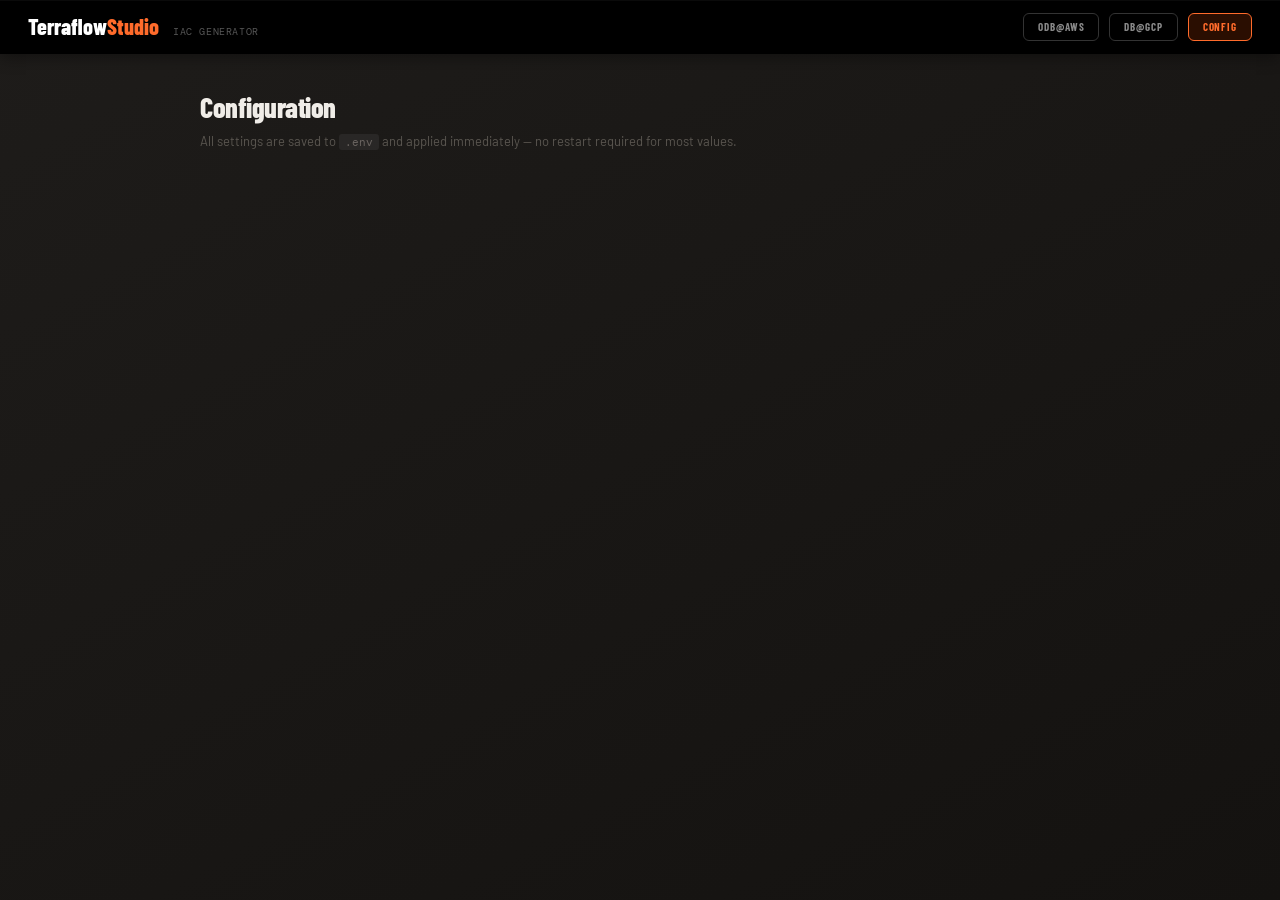
<file: templates/config.html>
<!DOCTYPE html>
<html lang="en">
<head>
<meta charset="UTF-8">
<meta name="viewport" content="width=device-width, initial-scale=1.0">
<title>Configuration — Terraflow Studio</title>
<link rel="preconnect" href="https://fonts.googleapis.com">
<link href="https://fonts.googleapis.com/css2?family=Barlow+Condensed:wght@400;600;700;800&family=DM+Mono:ital,wght@0,400;0,500;1,400&family=Barlow:wght@400;500&display=swap" rel="stylesheet">
<style>
:root{
  --white:#ffffff;--off:#f5f4f1;--off2:#eeece8;--line:#d8d5cf;
  --ink:#1a1916;--ink2:#4a4840;--ink3:#888480;--ink4:#b0ada8;
  --orange:#e8500a;--orange2:#ff6b2b;--o-dim:rgba(232,80,10,0.08);--o-dim2:rgba(232,80,10,0.18);
  --green:#1a7a4a;--red:#c0392b;
  --radius:6px;--radius-lg:10px;
  --font-d:'Barlow Condensed',sans-serif;--font-b:'Barlow',sans-serif;--font-m:'DM Mono',monospace;
}
*,*::before,*::after{box-sizing:border-box;margin:0;padding:0;}
html{font-size:14px;}
body{background:linear-gradient(150deg,#1e1c1a 0%,#141210 100%);color:var(--ink);font-family:var(--font-b);min-height:100vh;line-height:1.5;display:flex;flex-direction:column;}

/* ── Header ── */
header{background:#000000;padding:0 28px;height:54px;display:flex;align-items:center;justify-content:space-between;flex-shrink:0;z-index:300;box-shadow:0 2px 16px rgba(0,0,0,0.45),0 1px 0 rgba(255,255,255,0.04) inset;}
.logo{display:flex;align-items:baseline;gap:14px;text-decoration:none;}
.logo-name{font-family:var(--font-d);font-weight:800;font-size:22px;color:#fff;line-height:1;}
.logo-name .ac{color:var(--orange2);}
.logo-sub{font-family:var(--font-m);font-size:10px;color:#555;letter-spacing:.06em;text-transform:uppercase;}
.header-right{display:flex;align-items:center;gap:10px;}
.nav-link{font-family:var(--font-d);font-weight:700;font-size:11px;letter-spacing:.08em;text-transform:uppercase;padding:5px 14px;border-radius:var(--radius);border:1px solid #333;color:#888;text-decoration:none;transition:all .15s;}
.nav-link:hover{color:#ccc;border-color:#555;}
.nav-link.active{color:var(--orange2);border-color:var(--orange2);background:var(--o-dim2);}

/* ── Page layout ── */
.page-wrap{flex:1;padding:32px 40px 64px;max-width:960px;margin:0 auto;width:100%;}
.page-title{font-family:var(--font-d);font-weight:800;font-size:28px;color:#f0ede8;letter-spacing:-.5px;margin-bottom:4px;}
.page-sub{font-size:13px;color:#5a5650;margin-bottom:32px;}
.page-sub code{font-family:var(--font-m);font-size:11px;color:#6a6460;background:rgba(255,255,255,0.06);padding:1px 6px;border-radius:3px;}

/* ── Section card ── */
.section{background:#fff;border:1px solid var(--line);border-radius:var(--radius-lg);margin-bottom:20px;overflow:hidden;box-shadow:0 4px 24px rgba(0,0,0,0.32),0 1px 4px rgba(0,0,0,0.18);}
.section-header{display:flex;align-items:center;justify-content:space-between;padding:14px 22px;border-bottom:1px solid var(--line);background:var(--off);}
.section-label{font-family:var(--font-d);font-weight:800;font-size:16px;letter-spacing:.02em;color:var(--ink);}
.section-save{font-family:var(--font-d);font-weight:700;font-size:11px;letter-spacing:.06em;text-transform:uppercase;padding:6px 18px;border-radius:var(--radius);border:1.5px solid var(--orange);background:var(--o-dim);color:var(--orange);cursor:pointer;transition:all .15s;}
.section-save:hover{background:var(--orange);color:#fff;}
.section-save:disabled{opacity:.4;cursor:not-allowed;}
.section-body{padding:20px 22px;display:grid;grid-template-columns:repeat(auto-fill,minmax(280px,1fr));gap:16px 24px;}

/* ── Field ── */
.field{display:flex;flex-direction:column;gap:5px;}
.field-label{font-family:var(--font-d);font-weight:700;font-size:12px;letter-spacing:.06em;text-transform:uppercase;color:var(--ink2);}
.field-wrap{position:relative;display:flex;align-items:center;}
.field-input{width:100%;background:var(--off2);border:1.5px solid var(--line);border-radius:var(--radius);color:var(--ink);font-family:var(--font-m);font-size:12px;padding:8px 12px;outline:none;transition:border-color .15s;}
.field-input:focus{border-color:var(--orange);background:#fff;}
.field-input.has-toggle{padding-right:38px;}
select.field-input{cursor:pointer;appearance:none;background-image:url("data:image/svg+xml,%3Csvg xmlns='http://www.w3.org/2000/svg' width='12' height='12' viewBox='0 0 12 12'%3E%3Cpath fill='%23888' d='M6 8L1 3h10z'/%3E%3C/svg%3E");background-repeat:no-repeat;background-position:right 10px center;padding-right:30px;}
.toggle-vis{position:absolute;right:10px;background:none;border:none;cursor:pointer;color:var(--ink4);font-size:13px;padding:2px;line-height:1;}
.toggle-vis:hover{color:var(--ink2);}

/* ── Status toast ── */
.toast{position:fixed;bottom:28px;right:28px;z-index:999;display:flex;align-items:center;gap:10px;padding:12px 20px;border-radius:var(--radius-lg);font-family:var(--font-d);font-weight:700;font-size:13px;letter-spacing:.04em;box-shadow:0 4px 20px rgba(0,0,0,0.18);opacity:0;transform:translateY(12px);transition:opacity .25s,transform .25s;pointer-events:none;}
.toast.show{opacity:1;transform:translateY(0);}
.toast.ok{background:#e8f5ee;border:1.5px solid #1a7a4a;color:#1a7a4a;}
.toast.err{background:#fdecea;border:1.5px solid var(--red);color:var(--red);}

/* ── Section status dot ── */
.sec-status{width:8px;height:8px;border-radius:50%;background:var(--line);transition:background .4s;flex-shrink:0;}
.sec-status.saved{background:#1a7a4a;}
.sec-status.err{background:var(--red);}
</style>
</head>
<body>

<!-- ── Header ── -->
<header>
  <a class="logo" href="/">
    <span class="logo-name">Terraflow<span class="ac">Studio</span></span>
    <span class="logo-sub">IaC Generator</span>
  </a>
  <div class="header-right">
    <a class="nav-link" href="/aws">ODB@AWS</a>
    <a class="nav-link" href="/gcp">DB@GCP</a>
    <a class="nav-link active" href="/config">Config</a>
  </div>
</header>

<!-- ── Page ── -->
<div class="page-wrap">
  <h1 class="page-title">Configuration</h1>
  <p class="page-sub">All settings are saved to <code>.env</code> and applied immediately — no restart required for most values.</p>

  <div id="sections-root"></div>
</div>

<!-- ── Toast ── -->
<div class="toast" id="toast"></div>

<script>
const SCHEMA = {{ schema | tojson }};

let currentValues = {};

async function loadConfig() {
  const res = await fetch('/api/config');
  const data = await res.json();
  currentValues = data.values || {};
  renderSections();
}

function renderSections() {
  const root = document.getElementById('sections-root');
  root.innerHTML = '';
  SCHEMA.forEach(group => {
    root.appendChild(buildSection(group));
  });
}

function buildSection(group) {
  const section = document.createElement('div');
  section.className = 'section';
  section.id = 'sec-' + group.id;

  // Header
  const hdr = document.createElement('div');
  hdr.className = 'section-header';
  const dot = document.createElement('div');
  dot.className = 'sec-status';
  dot.id = 'dot-' + group.id;
  const lbl = document.createElement('div');
  lbl.style.display = 'flex';
  lbl.style.alignItems = 'center';
  lbl.style.gap = '10px';
  lbl.appendChild(dot);
  const labelSpan = document.createElement('span');
  labelSpan.className = 'section-label';
  labelSpan.textContent = group.label;
  lbl.appendChild(labelSpan);
  const btn = document.createElement('button');
  btn.className = 'section-save';
  btn.textContent = 'Save';
  btn.onclick = () => saveSection(group);
  hdr.appendChild(lbl);
  hdr.appendChild(btn);
  section.appendChild(hdr);

  // Optional note banner
  if (group.note) {
    const note = document.createElement('div');
    note.style.cssText = 'padding:8px 22px;font-size:11px;color:#888;background:#faf9f6;border-bottom:1px solid var(--line);font-family:var(--font-m)';
    note.textContent = '⚠ ' + group.note;
    section.appendChild(note);
  }

  // Body
  const body = document.createElement('div');
  body.className = 'section-body';
  group.fields.forEach(f => body.appendChild(buildField(f)));
  section.appendChild(body);

  return section;
}

function buildField(f) {
  const wrap = document.createElement('div');
  wrap.className = 'field';

  const lbl = document.createElement('label');
  lbl.className = 'field-label';
  lbl.textContent = f.label;
  lbl.htmlFor = 'field-' + f.key;
  wrap.appendChild(lbl);

  const fw = document.createElement('div');
  fw.className = 'field-wrap';

  let input;
  if (f.type === 'select') {
    input = document.createElement('select');
    input.className = 'field-input';
    (f.options || []).forEach(opt => {
      const o = document.createElement('option');
      o.value = opt;
      o.textContent = opt || '— none —';
      if ((currentValues[f.key] || '') === opt) o.selected = true;
      input.appendChild(o);
    });
  } else {
    input = document.createElement('input');
    input.type = f.type === 'password' ? 'password' : (f.type === 'number' ? 'text' : 'text');
    input.className = 'field-input' + (f.type === 'password' ? ' has-toggle' : '');
    input.value = currentValues[f.key] || '';
    input.placeholder = f.placeholder || '';
    input.autocomplete = 'off';
    input.spellcheck = false;
  }
  input.id = 'field-' + f.key;
  input.dataset.key = f.key;
  fw.appendChild(input);

  if (f.type === 'password') {
    const tog = document.createElement('button');
    tog.type = 'button';
    tog.className = 'toggle-vis';
    tog.title = 'Show / hide';
    tog.textContent = '👁';
    tog.onclick = () => {
      input.type = input.type === 'password' ? 'text' : 'password';
    };
    fw.appendChild(tog);
  }

  wrap.appendChild(fw);
  return wrap;
}

async function saveSection(group) {
  const payload = {};
  group.fields.forEach(f => {
    const el = document.getElementById('field-' + f.key);
    if (el) payload[f.key] = el.value;
  });

  const btn = document.querySelector(`#sec-${group.id} .section-save`);
  const dot = document.getElementById('dot-' + group.id);
  btn.disabled = true;
  btn.textContent = 'Saving…';

  try {
    const res = await fetch('/api/config', {
      method: 'POST',
      headers: {'Content-Type': 'application/json'},
      body: JSON.stringify(payload),
    });
    const data = await res.json();
    if (data.ok) {
      data.saved.forEach(k => { currentValues[k] = payload[k]; });
      dot.className = 'sec-status saved';
      showToast('✓ ' + group.label + ' saved', 'ok');
    } else {
      dot.className = 'sec-status err';
      showToast('Error: ' + (data.error || 'unknown'), 'err');
    }
  } catch (e) {
    dot.className = 'sec-status err';
    showToast('Network error: ' + e.message, 'err');
  } finally {
    btn.disabled = false;
    btn.textContent = 'Save';
  }
}

let _toastTimer;
function showToast(msg, type) {
  const t = document.getElementById('toast');
  t.textContent = msg;
  t.className = 'toast ' + type + ' show';
  clearTimeout(_toastTimer);
  _toastTimer = setTimeout(() => { t.className = 'toast'; }, 3000);
}

loadConfig();
</script>
</body>
</html>
</file>
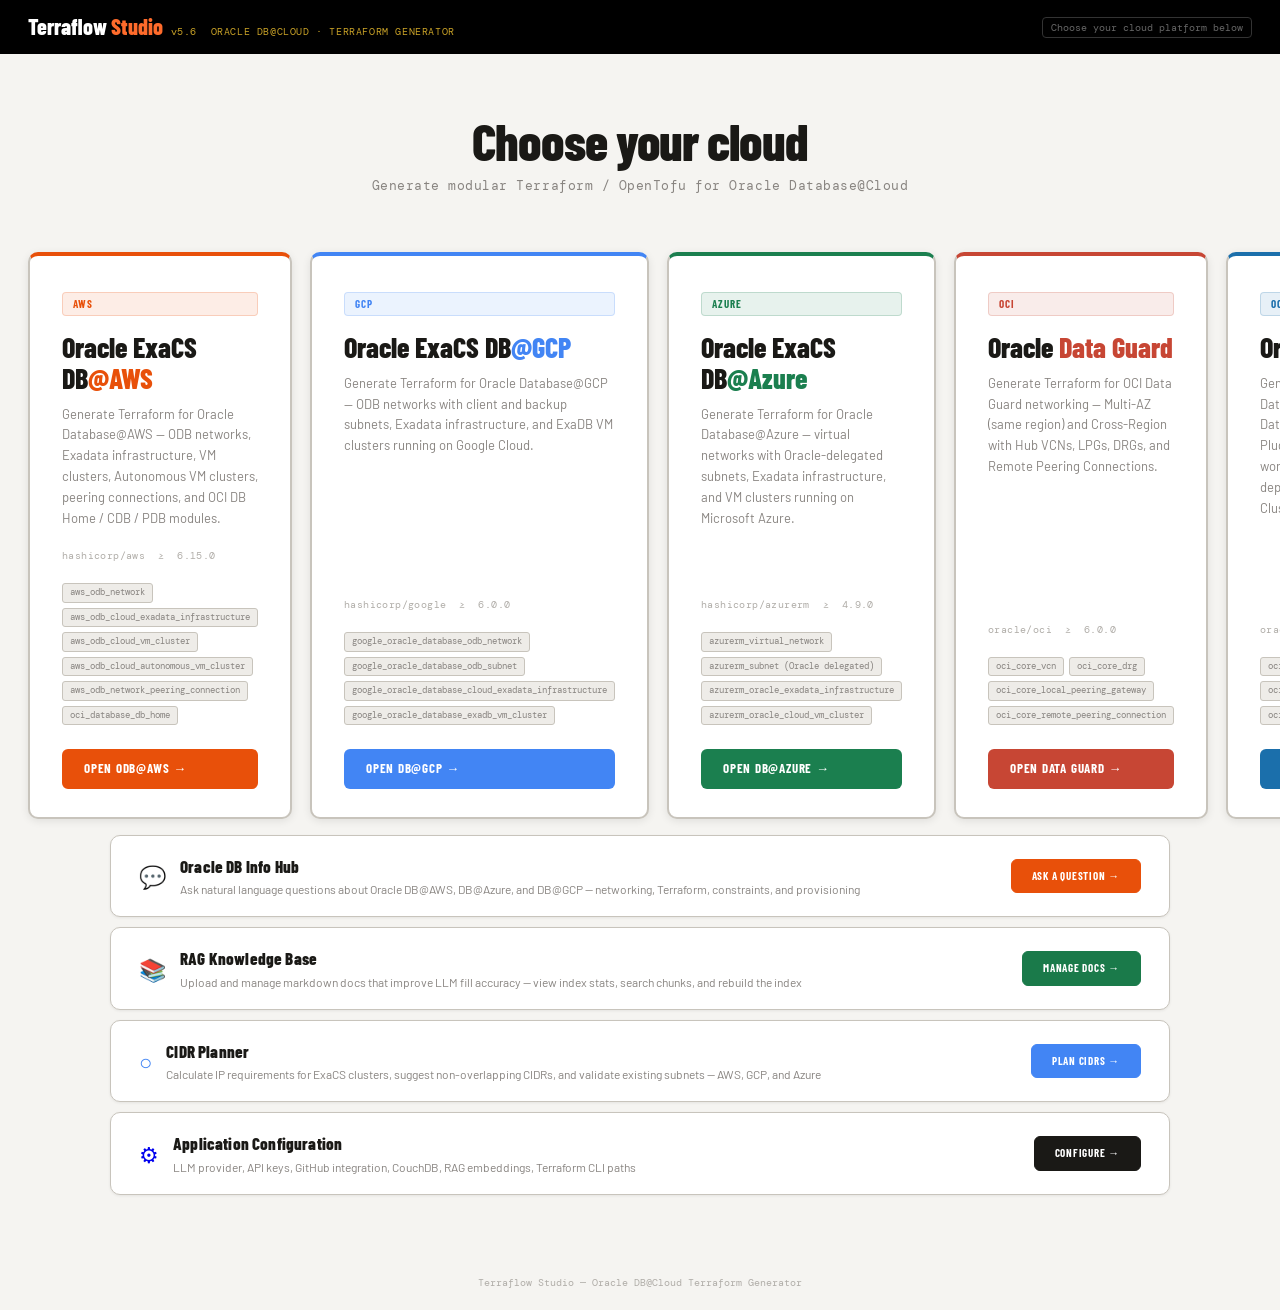
<file: templates/home.html>
<!DOCTYPE html>
<html lang="en">
<head>
<meta charset="UTF-8">
<meta name="viewport" content="width=device-width, initial-scale=1.0">
<title>Terraflow Studio</title>
<link rel="preconnect" href="https://fonts.googleapis.com">
<link href="https://fonts.googleapis.com/css2?family=Barlow+Condensed:wght@400;600;700;800&family=DM+Mono:ital,wght@0,400;0,500;1,400&family=Barlow:wght@400;500&display=swap" rel="stylesheet">
<style>
:root{
  --white:#ffffff;--off:#f5f4f1;--off2:#eeece8;--line:#d8d5cf;--line2:#c8c4bc;
  --ink:#1a1916;--ink2:#4a4840;--ink3:#888480;--ink4:#b0ada8;
  --orange:#e8500a;--orange2:#ff6b2b;--o-dim:rgba(232,80,10,0.08);--o-dim2:rgba(232,80,10,0.18);
  --green:#1a7a4a;--red:#c0392b;
  --blue:#1a56a0;
  --gcp:#4285F4;--gcp-dim:rgba(66,133,244,0.10);--gcp-dim2:rgba(66,133,244,0.18);
  --radius:6px;--radius-lg:10px;
  --shadow-sm:0 1px 3px rgba(0,0,0,0.07);--shadow:0 2px 8px rgba(0,0,0,0.09);
  --font-d:'Barlow Condensed',sans-serif;--font-b:'Barlow',sans-serif;--font-m:'DM Mono',monospace;
}
*,*::before,*::after{box-sizing:border-box;margin:0;padding:0;}
html{font-size:14px;}
body{background:var(--off);color:var(--ink);font-family:var(--font-b);min-height:100vh;line-height:1.5;display:flex;flex-direction:column;}
header{background:#000000;padding:0 28px;height:54px;display:flex;align-items:center;justify-content:space-between;flex-shrink:0;}
.logo{display:flex;align-items:baseline;gap:14px;}
.logo-name{font-family:var(--font-d);font-weight:800;font-size:22px;color:var(--white);line-height:1;}
.logo-name .ac{color:#ff6b2b;}
.logo-sub{font-family:var(--font-m);font-size:10px;color:#555;letter-spacing:.06em;text-transform:uppercase;}
.pill{font-family:var(--font-m);font-size:10px;border:1px solid #333;border-radius:4px;padding:2px 8px;color:#666;}
.pill strong{color:#4caf7d;font-weight:500;}
.main{flex:1;display:flex;flex-direction:column;align-items:center;justify-content:center;padding:60px 28px;}
.hero{text-align:center;margin-bottom:56px;}
.hero-title{font-family:var(--font-d);font-weight:800;font-size:52px;line-height:1;color:var(--ink);letter-spacing:-0.02em;margin-bottom:10px;}
.hero-sub{font-family:var(--font-m);font-size:13px;color:var(--ink3);letter-spacing:.04em;}
.cards{display:grid;grid-template-columns:1fr 1fr 1fr 1fr 1fr;gap:18px;max-width:1600px;width:100%;}
.product-card{display:flex;flex-direction:column;background:var(--white);border:2px solid var(--line2);border-radius:var(--radius-lg);padding:36px 32px 28px;box-shadow:var(--shadow);text-decoration:none;transition:all .2s;cursor:pointer;}
.product-card:hover{transform:translateY(-3px);box-shadow:0 8px 32px rgba(0,0,0,0.12);}
.product-card.aws{border-top:4px solid #e8500a;}
.product-card.aws:hover{border-color:#e8500a;}
.product-card.gcp{border-top:4px solid #4285F4;}
.product-card.gcp:hover{border-color:#4285F4;}
.product-card.azure{border-top:4px solid #1B7F4F;}
.product-card.azure:hover{border-color:#1B7F4F;}
.card-badge{display:inline-block;font-family:var(--font-d);font-weight:700;font-size:11px;letter-spacing:.08em;text-transform:uppercase;padding:3px 10px;border-radius:4px;margin-bottom:16px;}
.card-badge.aws{background:rgba(232,80,10,.1);color:#e8500a;border:1px solid rgba(232,80,10,.2);}
.card-badge.gcp{background:rgba(66,133,244,.1);color:#4285F4;border:1px solid rgba(66,133,244,.2);}
.card-badge.azure{background:rgba(27,127,79,.1);color:#1B7F4F;border:1px solid rgba(27,127,79,.2);}
.card-name{font-family:var(--font-d);font-weight:800;font-size:28px;color:var(--ink);line-height:1.1;margin-bottom:10px;}
.card-name em{font-style:normal;}
.card-name.aws em{color:#e8500a;}
.card-name.gcp em{color:#4285F4;}
.card-name.azure em{color:#1B7F4F;}
.card-desc{font-family:var(--font-b);font-size:13px;color:var(--ink3);line-height:1.6;margin-bottom:20px;flex:1;}
.card-provider{font-family:var(--font-m);font-size:10px;color:var(--ink4);letter-spacing:.04em;margin-bottom:20px;}
.card-resources{display:flex;flex-wrap:wrap;gap:5px;margin-bottom:24px;}
.card-res-tag{font-family:var(--font-m);font-size:9px;background:var(--off2);border:1px solid var(--line2);border-radius:3px;padding:2px 7px;color:var(--ink3);}
.card-cta{display:inline-flex;align-items:center;gap:8px;font-family:var(--font-d);font-weight:700;font-size:13px;letter-spacing:.06em;text-transform:uppercase;padding:10px 22px;border-radius:var(--radius);border:none;cursor:pointer;transition:all .15s;}
.card-cta.aws{background:#e8500a;color:var(--white);}
.card-cta.aws:hover{background:#c84208;}
.card-cta.gcp{background:#4285F4;color:var(--white);}
.card-cta.gcp:hover{background:#2a6ed4;}
.card-cta.azure{background:#1B7F4F;color:var(--white);}
.card-cta.azure:hover{background:#155f3a;}
.product-card.oci{border-top:4px solid #c74634;}
.product-card.oci:hover{border-color:#c74634;}
.card-badge.oci{background:rgba(199,70,52,.1);color:#c74634;border:1px solid rgba(199,70,52,.2);}
.card-name.oci em{color:#c74634;}
.card-cta.oci{background:#c74634;color:var(--white);}
.card-cta.oci:hover{background:#a83828;}
.footer{padding:20px 28px;text-align:center;font-family:var(--font-m);font-size:10px;color:var(--ink4);}
.config-strip{max-width:1060px;width:100%;margin-top:16px;}
.config-card{display:flex;align-items:center;justify-content:space-between;background:var(--white);border:1.5px solid var(--line2);border-radius:var(--radius-lg);padding:18px 28px;box-shadow:var(--shadow-sm);text-decoration:none;transition:all .2s;gap:20px;}
.config-card:hover{box-shadow:var(--shadow);border-color:#aaa;transform:translateY(-1px);}
.config-card-left{display:flex;align-items:center;gap:14px;}
.config-icon{font-size:22px;line-height:1;}
.config-text{}
.config-title{font-family:var(--font-d);font-weight:800;font-size:17px;color:var(--ink);letter-spacing:.01em;}
.config-desc{font-family:var(--font-b);font-size:12px;color:var(--ink3);margin-top:1px;}
.config-cta{font-family:var(--font-d);font-weight:700;font-size:11px;letter-spacing:.07em;text-transform:uppercase;padding:8px 20px;border-radius:var(--radius);background:#1a1916;border:1.5px solid #1a1916;color:#fff;white-space:nowrap;transition:all .15s;}
.config-card:hover .config-cta{background:#333;border-color:#333;}
</style>
</head>
<body>
<header>
  <div class="logo">
    <div class="logo-name">Terraflow<span class="ac"> Studio</span><span style="font-size:10px;font-weight:400;color:#C9A227;margin-left:8px;font-family:var(--font-m);letter-spacing:.04em">v5.6</span></div>
    <div class="logo-sub" style="color:#C9A227">Oracle DB@Cloud · Terraform Generator</div>
  </div>
  <span class="pill">Choose your cloud platform below</span>
</header>

<main class="main">
  <div class="hero">
    <div class="hero-title">Choose your cloud</div>
    <div class="hero-sub">Generate modular Terraform / OpenTofu for Oracle Database@Cloud</div>
  </div>

  <div class="cards">
    <a class="product-card aws" href="/aws">
      <span class="card-badge aws">AWS</span>
      <div class="card-name aws">Oracle ExaCS DB<em>@AWS</em></div>
      <div class="card-desc">Generate Terraform for Oracle Database@AWS — ODB networks, Exadata infrastructure, VM clusters, Autonomous VM clusters, peering connections, and OCI DB Home / CDB / PDB modules.</div>
      <div class="card-provider">hashicorp/aws &nbsp;≥&nbsp; 6.15.0</div>
      <div class="card-resources">
        <span class="card-res-tag">aws_odb_network</span>
        <span class="card-res-tag">aws_odb_cloud_exadata_infrastructure</span>
        <span class="card-res-tag">aws_odb_cloud_vm_cluster</span>
        <span class="card-res-tag">aws_odb_cloud_autonomous_vm_cluster</span>
        <span class="card-res-tag">aws_odb_network_peering_connection</span>
        <span class="card-res-tag">oci_database_db_home</span>
      </div>
      <span class="card-cta aws">Open ODB@AWS &rarr;</span>
    </a>

    <a class="product-card gcp" href="/gcp">
      <span class="card-badge gcp">GCP</span>
      <div class="card-name gcp">Oracle ExaCS DB<em>@GCP</em></div>
      <div class="card-desc">Generate Terraform for Oracle Database@GCP — ODB networks with client and backup subnets, Exadata infrastructure, and ExaDB VM clusters running on Google Cloud.</div>
      <div class="card-provider">hashicorp/google &nbsp;≥&nbsp; 6.0.0</div>
      <div class="card-resources">
        <span class="card-res-tag">google_oracle_database_odb_network</span>
        <span class="card-res-tag">google_oracle_database_odb_subnet</span>
        <span class="card-res-tag">google_oracle_database_cloud_exadata_infrastructure</span>
        <span class="card-res-tag">google_oracle_database_exadb_vm_cluster</span>
      </div>
      <span class="card-cta gcp">Open DB@GCP &rarr;</span>
    </a>

    <a class="product-card azure" href="/azure">
      <span class="card-badge azure">Azure</span>
      <div class="card-name azure">Oracle ExaCS DB<em>@Azure</em></div>
      <div class="card-desc">Generate Terraform for Oracle Database@Azure — virtual networks with Oracle-delegated subnets, Exadata infrastructure, and VM clusters running on Microsoft Azure.</div>
      <div class="card-provider">hashicorp/azurerm &nbsp;≥&nbsp; 4.9.0</div>
      <div class="card-resources">
        <span class="card-res-tag">azurerm_virtual_network</span>
        <span class="card-res-tag">azurerm_subnet (Oracle delegated)</span>
        <span class="card-res-tag">azurerm_oracle_exadata_infrastructure</span>
        <span class="card-res-tag">azurerm_oracle_cloud_vm_cluster</span>
      </div>
      <span class="card-cta azure">Open DB@Azure &rarr;</span>
    </a>

    <a class="product-card oci" href="/dg">
      <span class="card-badge oci">OCI</span>
      <div class="card-name oci">Oracle <em>Data Guard</em></div>
      <div class="card-desc">Generate Terraform for OCI Data Guard networking — Multi-AZ (same region) and Cross-Region with Hub VCNs, LPGs, DRGs, and Remote Peering Connections.</div>
      <div class="card-provider">oracle/oci &nbsp;≥&nbsp; 6.0.0</div>
      <div class="card-resources">
        <span class="card-res-tag">oci_core_vcn</span>
        <span class="card-res-tag">oci_core_drg</span>
        <span class="card-res-tag">oci_core_local_peering_gateway</span>
        <span class="card-res-tag">oci_core_remote_peering_connection</span>
      </div>
      <span class="card-cta oci">Open Data Guard &rarr;</span>
    </a>

    <a class="product-card oci" href="/oci" style="border-top-color:#1B6FAB;">
      <span class="card-badge oci" style="color:#1B6FAB;background:rgba(27,111,171,.1);border-color:rgba(27,111,171,.2);">OCI</span>
      <div class="card-name oci" style="--c:#1B6FAB">Oracle <em style="color:#1B6FAB">DB Home</em></div>
      <div class="card-desc">Generate Terraform for OCI Database Home, Container Database (CDB), and Pluggable Database (PDB) — works with any cloud Exadata deployment. Enter your VM Cluster reference.</div>
      <div class="card-provider">oracle/oci &nbsp;≥&nbsp; 6.0.0</div>
      <div class="card-resources">
        <span class="card-res-tag">oci_database_db_home</span>
        <span class="card-res-tag">oci_database_database</span>
        <span class="card-res-tag">oci_database_pluggable_database</span>
      </div>
      <span class="card-cta" style="background:#1B6FAB;color:#fff;">Open OCI DB &rarr;</span>
    </a>
  </div>

  <div class="config-strip">
    <a class="config-card" href="/hub" style="margin-bottom:10px;">
      <div class="config-card-left">
        <span class="config-icon" style="color:#e8500a;">&#128172;</span>
        <div class="config-text">
          <div class="config-title">Oracle DB Info Hub</div>
          <div class="config-desc">Ask natural language questions about Oracle DB@AWS, DB@Azure, and DB@GCP — networking, Terraform, constraints, and provisioning</div>
        </div>
      </div>
      <span class="config-cta" style="background:#e8500a;border-color:#e8500a;color:#fff;">Ask a Question →</span>
    </a>
    <a class="config-card" href="/rag" style="margin-bottom:10px;">
      <div class="config-card-left">
        <span class="config-icon" style="color:#1a7a4a;">&#128218;</span>
        <div class="config-text">
          <div class="config-title">RAG Knowledge Base</div>
          <div class="config-desc">Upload and manage markdown docs that improve LLM fill accuracy — view index stats, search chunks, and rebuild the index</div>
        </div>
      </div>
      <span class="config-cta" style="background:#1a7a4a;border-color:#1a7a4a;color:#fff;">Manage Docs →</span>
    </a>
    <a class="config-card" href="/cidr">
      <div class="config-card-left">
        <span class="config-icon" style="color:#4285F4;">&#9675;</span>
        <div class="config-text">
          <div class="config-title">CIDR Planner</div>
          <div class="config-desc">Calculate IP requirements for ExaCS clusters, suggest non-overlapping CIDRs, and validate existing subnets — AWS, GCP, and Azure</div>
        </div>
      </div>
      <span class="config-cta" style="background:#4285F4;border-color:#4285F4;color:#fff;">Plan CIDRs →</span>
    </a>
    <a class="config-card" href="/config" style="margin-top:10px;">
      <div class="config-card-left">
        <span class="config-icon">&#9881;</span>
        <div class="config-text">
          <div class="config-title">Application Configuration</div>
          <div class="config-desc">LLM provider, API keys, GitHub integration, CouchDB, RAG embeddings, Terraform CLI paths</div>
        </div>
      </div>
      <span class="config-cta">Configure →</span>
    </a>
  </div>
</main>

<footer class="footer">Terraflow Studio &mdash; Oracle DB@Cloud Terraform Generator</footer>
</body>
</html>
</file>
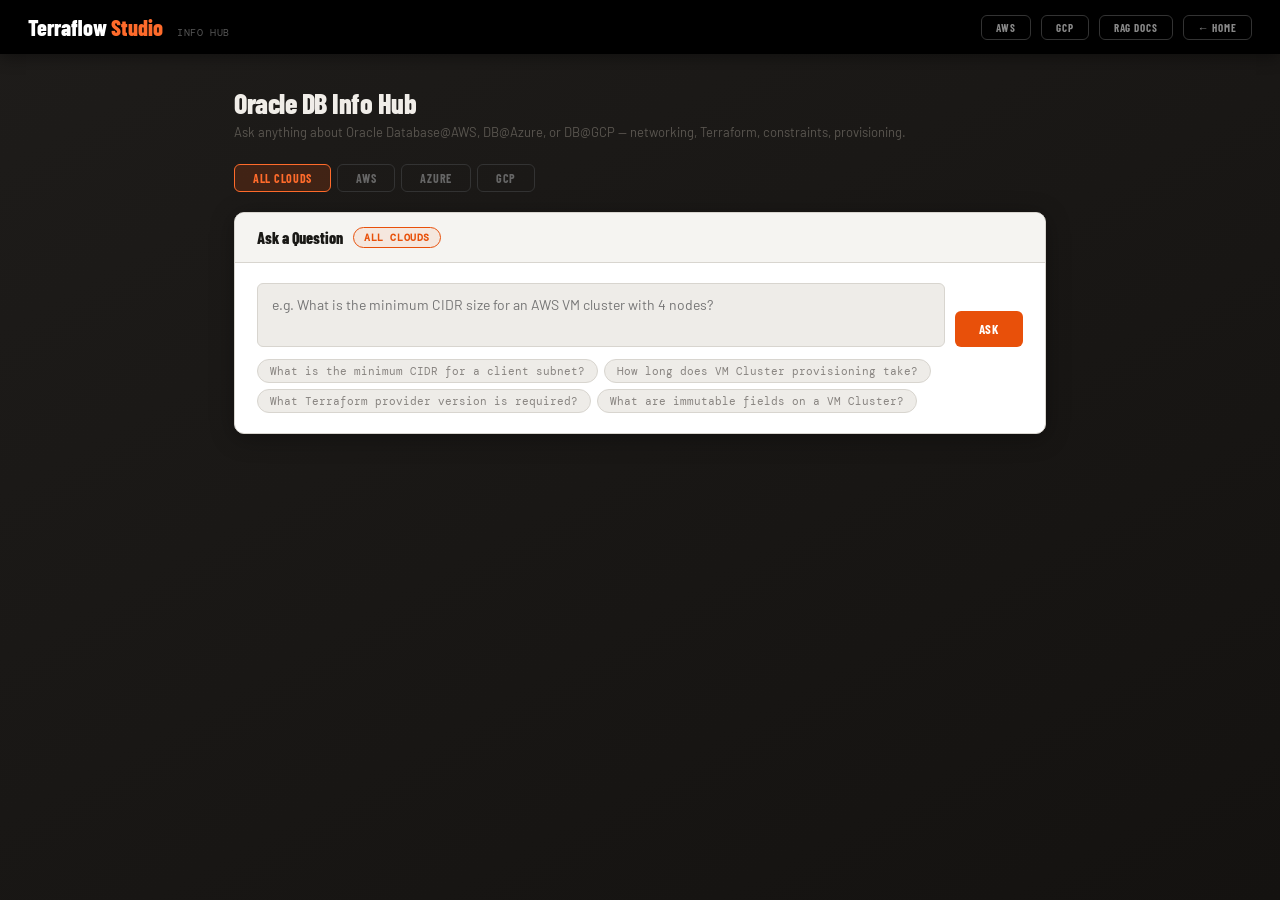
<file: templates/hub.html>
<!DOCTYPE html>
<html lang="en">
<head>
<meta charset="UTF-8">
<meta name="viewport" content="width=device-width, initial-scale=1.0">
<title>Info Hub — Terraflow Studio</title>
<link rel="preconnect" href="https://fonts.googleapis.com">
<link href="https://fonts.googleapis.com/css2?family=Barlow+Condensed:wght@400;600;700;800&family=DM+Mono:ital,wght@0,400;0,500;1,400&family=Barlow:wght@400;500&display=swap" rel="stylesheet">
<style>
:root{
  --white:#ffffff;--off:#f5f4f1;--off2:#eeece8;--line:#d8d5cf;
  --ink:#1a1916;--ink2:#4a4840;--ink3:#888480;--ink4:#b0ada8;
  --orange:#e8500a;--orange2:#ff6b2b;--o-dim:rgba(232,80,10,0.08);--o-dim2:rgba(232,80,10,0.18);
  --green:#1a7a4a;--green-dim:rgba(26,122,74,0.08);
  --blue:#1a56a0;--blue-dim:rgba(26,86,160,0.08);
  --purple:#6b2fb5;--purple-dim:rgba(107,47,181,0.08);
  --aws:#e8500a;--azure:#1a56a0;--gcp:#1a7a4a;
  --radius:6px;--radius-lg:10px;
  --font-d:'Barlow Condensed',sans-serif;--font-b:'Barlow',sans-serif;--font-m:'DM Mono',monospace;
}
*,*::before,*::after{box-sizing:border-box;margin:0;padding:0;}
html{font-size:14px;}
body{background:linear-gradient(150deg,#1e1c1a 0%,#141210 100%);color:var(--ink);font-family:var(--font-b);min-height:100vh;display:flex;flex-direction:column;}

/* Header */
header{background:#000000;padding:0 28px;height:54px;display:flex;align-items:center;justify-content:space-between;flex-shrink:0;box-shadow:0 2px 16px rgba(0,0,0,0.45);}
.logo{display:flex;align-items:baseline;gap:14px;text-decoration:none;}
.logo-name{font-family:var(--font-d);font-weight:800;font-size:22px;color:#fff;line-height:1;}
.logo-name .ac{color:#ff6b2b;}
.logo-sub{font-family:var(--font-m);font-size:10px;color:#555;letter-spacing:.06em;text-transform:uppercase;}
.header-right{display:flex;align-items:center;gap:10px;}
.nav-link{font-family:var(--font-d);font-weight:700;font-size:11px;letter-spacing:.08em;text-transform:uppercase;padding:5px 14px;border-radius:var(--radius);border:1px solid #333;color:#888;text-decoration:none;transition:all .15s;}
.nav-link:hover{color:#ccc;border-color:#555;}

/* Layout */
.page-wrap{flex:1;display:flex;flex-direction:column;max-width:860px;margin:0 auto;width:100%;padding:32px 24px 64px;}
.page-title{font-family:var(--font-d);font-weight:800;font-size:28px;color:#f0ede8;letter-spacing:-.5px;margin-bottom:4px;}
.page-sub{font-size:13px;color:#5a5650;margin-bottom:24px;}

/* Cloud filter tabs */
.cloud-tabs{display:flex;gap:6px;margin-bottom:20px;flex-wrap:wrap;}
.cloud-tab{font-family:var(--font-d);font-weight:700;font-size:12px;letter-spacing:.06em;text-transform:uppercase;padding:6px 18px;border-radius:var(--radius);border:1.5px solid #333;background:transparent;color:#666;cursor:pointer;transition:all .15s;}
.cloud-tab:hover{border-color:#555;color:#ccc;}
.cloud-tab.active-all{border-color:var(--orange2);background:var(--o-dim2);color:var(--orange2);}
.cloud-tab.active-aws{border-color:var(--aws);background:rgba(232,80,10,.15);color:#ff8c50;}
.cloud-tab.active-azure{border-color:var(--azure);background:var(--blue-dim);color:#5b8fd4;}
.cloud-tab.active-gcp{border-color:var(--gcp);background:var(--green-dim);color:#3ab574;}

/* Ask box */
.ask-card{background:#fff;border:1px solid var(--line);border-radius:var(--radius-lg);overflow:hidden;box-shadow:0 4px 24px rgba(0,0,0,0.32);margin-bottom:20px;}
.ask-header{padding:14px 22px;border-bottom:1px solid var(--line);background:var(--off);display:flex;align-items:center;gap:10px;}
.ask-label{font-family:var(--font-d);font-weight:800;font-size:16px;color:var(--ink);}
.cloud-badge{font-family:var(--font-m);font-size:10px;font-weight:700;letter-spacing:.06em;text-transform:uppercase;padding:3px 10px;border-radius:9999px;border:1px solid;}
.badge-all{border-color:var(--orange);color:var(--orange);background:var(--o-dim);}
.badge-aws{border-color:var(--aws);color:var(--aws);background:var(--o-dim);}
.badge-azure{border-color:var(--azure);color:var(--azure);background:var(--blue-dim);}
.badge-gcp{border-color:var(--gcp);color:var(--gcp);background:var(--green-dim);}
.ask-body{padding:20px 22px;}
.ask-row{display:flex;gap:10px;}
.ask-input{flex:1;background:var(--off2);border:1.5px solid var(--line);border-radius:var(--radius);color:var(--ink);font-family:var(--font-b);font-size:14px;padding:10px 14px;outline:none;transition:border-color .15s;resize:none;min-height:56px;line-height:1.5;}
.ask-input:focus{border-color:var(--orange);background:#fff;}
.btn-ask{font-family:var(--font-d);font-weight:700;font-size:13px;letter-spacing:.06em;text-transform:uppercase;padding:10px 24px;border-radius:var(--radius);border:none;background:var(--orange);color:#fff;cursor:pointer;transition:background .15s;white-space:nowrap;align-self:flex-end;}
.btn-ask:hover:not(:disabled){background:#c84208;}
.btn-ask:disabled{opacity:.45;cursor:not-allowed;}
.example-qs{display:flex;flex-wrap:wrap;gap:6px;margin-top:12px;}
.example-q{font-family:var(--font-m);font-size:11px;color:var(--ink3);background:var(--off2);border:1px solid var(--line);border-radius:9999px;padding:4px 12px;cursor:pointer;transition:all .15s;}
.example-q:hover{background:var(--off);border-color:var(--orange);color:var(--orange);}

/* Answer card */
.answer-card{background:#fff;border:1px solid var(--line);border-radius:var(--radius-lg);overflow:hidden;box-shadow:0 4px 24px rgba(0,0,0,0.32);margin-bottom:16px;display:none;}
.answer-card.visible{display:block;}
.answer-header{padding:12px 22px;border-bottom:1px solid var(--line);background:var(--off);display:flex;align-items:center;justify-content:space-between;gap:10px;}
.answer-label{font-family:var(--font-d);font-weight:800;font-size:15px;color:var(--ink);}
.answer-q{font-family:var(--font-m);font-size:11px;color:var(--ink4);overflow:hidden;text-overflow:ellipsis;white-space:nowrap;max-width:440px;}
.answer-body{padding:20px 22px;}
.answer-text{font-size:14px;color:var(--ink);line-height:1.7;white-space:pre-wrap;font-family:var(--font-b);}
.answer-text.loading{color:var(--ink4);font-style:italic;}
.answer-text.error{color:#c0392b;}

/* Sources */
.sources-card{background:#fff;border:1px solid var(--line);border-radius:var(--radius-lg);overflow:hidden;box-shadow:0 4px 24px rgba(0,0,0,0.32);display:none;}
.sources-card.visible{display:block;}
.sources-header{padding:12px 22px;border-bottom:1px solid var(--line);background:var(--off);}
.sources-label{font-family:var(--font-d);font-weight:800;font-size:14px;color:var(--ink);}
.sources-list{padding:14px 22px;display:flex;flex-direction:column;gap:6px;}
.source-chip{font-family:var(--font-m);font-size:11px;color:var(--ink2);background:var(--off2);border:1px solid var(--line);border-radius:var(--radius);padding:5px 12px;display:inline-block;}
.source-links{padding:0 22px 14px;display:flex;flex-wrap:wrap;gap:8px;}
.source-link{font-family:var(--font-d);font-weight:700;font-size:11px;letter-spacing:.05em;text-transform:uppercase;color:#fff;background:var(--orange);border:1px solid var(--orange);border-radius:var(--radius);padding:5px 14px;text-decoration:none;transition:background .15s;}
.source-link:hover{background:#c84208;border-color:#c84208;}

/* History */
.history-section{margin-top:28px;}
.history-label{font-family:var(--font-d);font-weight:700;font-size:11px;letter-spacing:.08em;text-transform:uppercase;color:#444;margin-bottom:10px;}
.history-list{display:flex;flex-direction:column;gap:8px;}
.history-item{background:rgba(255,255,255,.04);border:1px solid #2a2826;border-radius:var(--radius);padding:10px 16px;cursor:pointer;transition:all .15s;display:flex;align-items:center;gap:10px;}
.history-item:hover{background:rgba(255,255,255,.07);border-color:#3a3632;}
.history-q{font-size:13px;color:#aaa;flex:1;overflow:hidden;text-overflow:ellipsis;white-space:nowrap;}
.history-cloud{font-family:var(--font-m);font-size:10px;letter-spacing:.05em;text-transform:uppercase;}
.hc-all{color:var(--orange2);}
.hc-aws{color:#ff8c50;}
.hc-azure{color:#5b8fd4;}
.hc-gcp{color:#3ab574;}

/* Spinner */
.spinner{display:inline-block;width:14px;height:14px;border:2px solid rgba(255,255,255,.3);border-top-color:#fff;border-radius:50%;animation:spin .7s linear infinite;vertical-align:middle;}
@keyframes spin{to{transform:rotate(360deg)}}
</style>
</head>
<body>
<header>
  <a class="logo" href="/">
    <div class="logo-name">Terraflow<span class="ac"> Studio</span></div>
    <div class="logo-sub">Info Hub</div>
  </a>
  <div class="header-right">
    <a class="nav-link" href="/aws">AWS</a>
    <a class="nav-link" href="/gcp">GCP</a>
    <a class="nav-link" href="/rag">RAG Docs</a>
    <a class="nav-link" href="/">&#8592; Home</a>
  </div>
</header>

<div class="page-wrap">
  <div class="page-title">Oracle DB Info Hub</div>
  <div class="page-sub">Ask anything about Oracle Database@AWS, DB@Azure, or DB@GCP — networking, Terraform, constraints, provisioning.</div>

  <!-- Cloud filter -->
  <div class="cloud-tabs">
    <button class="cloud-tab active-all" data-cloud="all"   onclick="setCloud('all')">All Clouds</button>
    <button class="cloud-tab"            data-cloud="aws"   onclick="setCloud('aws')">AWS</button>
    <button class="cloud-tab"            data-cloud="azure" onclick="setCloud('azure')">Azure</button>
    <button class="cloud-tab"            data-cloud="gcp"   onclick="setCloud('gcp')">GCP</button>
  </div>

  <!-- Ask -->
  <div class="ask-card">
    <div class="ask-header">
      <span class="ask-label">Ask a Question</span>
      <span class="cloud-badge badge-all" id="cloudBadge">All Clouds</span>
    </div>
    <div class="ask-body">
      <div class="ask-row">
        <textarea class="ask-input" id="questionInput" rows="2"
          placeholder="e.g. What is the minimum CIDR size for an AWS VM cluster with 4 nodes?"
          onkeydown="if(event.key==='Enter'&&!event.shiftKey){event.preventDefault();ask();}"></textarea>
        <button class="btn-ask" id="askBtn" onclick="ask()">Ask</button>
      </div>
      <div class="example-qs" id="exampleQs"></div>
    </div>
  </div>

  <!-- Answer -->
  <div class="answer-card" id="answerCard">
    <div class="answer-header">
      <span class="answer-label">Answer</span>
      <span class="answer-q" id="answerQ"></span>
    </div>
    <div class="answer-body">
      <div class="answer-text" id="answerText"></div>
    </div>
  </div>

  <!-- Sources -->
  <div class="sources-card" id="sourcesCard">
    <div class="sources-header">
      <span class="sources-label">Sources used</span>
    </div>
    <div class="sources-list" id="sourcesList"></div>
    <div class="source-links" id="sourceLinks"></div>
  </div>

  <!-- History -->
  <div class="history-section" id="historySection" style="display:none;">
    <div class="history-label">Recent questions</div>
    <div class="history-list" id="historyList"></div>
  </div>
</div>

<script>
// ── state ─────────────────────────────────────────────────────────────────────

let currentCloud = 'all';
const history    = [];   // [{q, cloud, answer, sources}]

const EXAMPLES = {
  all:   [
    'What is the minimum CIDR for a client subnet?',
    'How long does VM Cluster provisioning take?',
    'What Terraform provider version is required?',
    'What are immutable fields on a VM Cluster?',
  ],
  aws:   [
    'What CIDR size do I need for 4-node AWS VM cluster?',
    'What NSGs are auto-created on an ODB network?',
    'Which AWS AZ IDs support ODB networks?',
    'What is the difference between s3_access and zero_etl_access?',
  ],
  azure: [
    'What is a delegated subnet in DB@Azure?',
    'What storage types are supported for Azure VM Cluster?',
    'Which settings are immutable after Azure VM Cluster creation?',
    'Does Exascale storage support Oracle 19c on Azure?',
  ],
  gcp:   [
    'What are the GCP network topology options?',
    'What is gcp_oracle_zone format?',
    'What is the difference between grid_image_id and gi_version?',
    'When is a backup subnet required on GCP?',
  ],
};

// ── cloud filter ──────────────────────────────────────────────────────────────

function setCloud(cloud) {
  currentCloud = cloud;
  document.querySelectorAll('.cloud-tab').forEach(t => {
    t.className = 'cloud-tab' + (t.dataset.cloud === cloud ? ' active-' + cloud : '');
  });
  const badge = document.getElementById('cloudBadge');
  const labels = {all:'All Clouds', aws:'AWS', azure:'Azure', gcp:'GCP'};
  badge.textContent  = labels[cloud];
  badge.className    = `cloud-badge badge-${cloud}`;
  renderExamples();
}

function renderExamples() {
  const qs = EXAMPLES[currentCloud] || EXAMPLES.all;
  document.getElementById('exampleQs').innerHTML = qs.map(q =>
    `<span class="example-q" onclick="useExample(this.textContent)">${q}</span>`
  ).join('');
}

function useExample(q) {
  document.getElementById('questionInput').value = q;
  document.getElementById('questionInput').focus();
}

// ── ask ───────────────────────────────────────────────────────────────────────

async function ask() {
  const question = document.getElementById('questionInput').value.trim();
  if (!question) return;

  const btn        = document.getElementById('askBtn');
  const answerCard = document.getElementById('answerCard');
  const answerText = document.getElementById('answerText');
  const answerQ    = document.getElementById('answerQ');
  const srcCard    = document.getElementById('sourcesCard');
  const srcList    = document.getElementById('sourcesList');

  // Show loading state
  btn.disabled         = true;
  btn.innerHTML        = '<span class="spinner"></span>';
  answerCard.classList.add('visible');
  srcCard.classList.remove('visible');
  answerQ.textContent  = question;
  answerText.className = 'answer-text loading';
  answerText.textContent = 'Thinking…';
  answerCard.scrollIntoView({behavior:'smooth', block:'nearest'});

  try {
    const res  = await fetch('/api/llm/ask', {
      method: 'POST',
      headers: {'Content-Type':'application/json'},
      body: JSON.stringify({question, cloud: currentCloud}),
    });
    const data = await res.json();

    if (data.error) {
      answerText.className = 'answer-text error';
      answerText.textContent = 'Error: ' + data.error;
      return;
    }

    answerText.className   = 'answer-text';
    answerText.textContent = data.answer || '(no answer returned)';

    // Sources
    const sources     = data.sources      || [];
    const sourceLinks = data.source_links || [];
    if (sources.length) {
      srcList.innerHTML = sources.map(s => `<span class="source-chip">${s}</span>`).join('');
      document.getElementById('sourceLinks').innerHTML = sourceLinks.map(l =>
        `<a class="source-link" href="${l.url}" target="_blank" rel="noopener">${l.label} →</a>`
      ).join('');
      srcCard.classList.add('visible');
    }

    // History
    history.unshift({q: question, cloud: currentCloud, answer: data.answer, sources, sourceLinks});
    if (history.length > 10) history.pop();
    renderHistory();

  } catch(e) {
    answerText.className   = 'answer-text error';
    answerText.textContent = 'Request failed: ' + e;
  } finally {
    btn.disabled    = false;
    btn.textContent = 'Ask';
  }
}

// ── history ───────────────────────────────────────────────────────────────────

function renderHistory() {
  const section = document.getElementById('historySection');
  const list    = document.getElementById('historyList');
  if (!history.length) { section.style.display = 'none'; return; }
  section.style.display = '';
  list.innerHTML = history.map((h, i) => `
    <div class="history-item" onclick="recallHistory(${i})">
      <span class="history-cloud hc-${h.cloud}">${h.cloud.toUpperCase()}</span>
      <span class="history-q">${h.q}</span>
    </div>
  `).join('');
}

function recallHistory(i) {
  const h = history[i];
  if (!h) return;
  setCloud(h.cloud);
  document.getElementById('questionInput').value = h.q;

  const answerCard = document.getElementById('answerCard');
  const answerText = document.getElementById('answerText');
  const answerQ    = document.getElementById('answerQ');
  const srcCard    = document.getElementById('sourcesCard');
  const srcList    = document.getElementById('sourcesList');

  answerCard.classList.add('visible');
  answerQ.textContent    = h.q;
  answerText.className   = 'answer-text';
  answerText.textContent = h.answer;

  if (h.sources && h.sources.length) {
    srcList.innerHTML = h.sources.map(s => `<span class="source-chip">${s}</span>`).join('');
    document.getElementById('sourceLinks').innerHTML = (h.sourceLinks || []).map(l =>
      `<a class="source-link" href="${l.url}" target="_blank" rel="noopener">${l.label} →</a>`
    ).join('');
    srcCard.classList.add('visible');
  } else {
    srcCard.classList.remove('visible');
  }

  answerCard.scrollIntoView({behavior:'smooth', block:'nearest'});
}

// ── init ──────────────────────────────────────────────────────────────────────
renderExamples();
</script>
</body>
</html>
</file>
